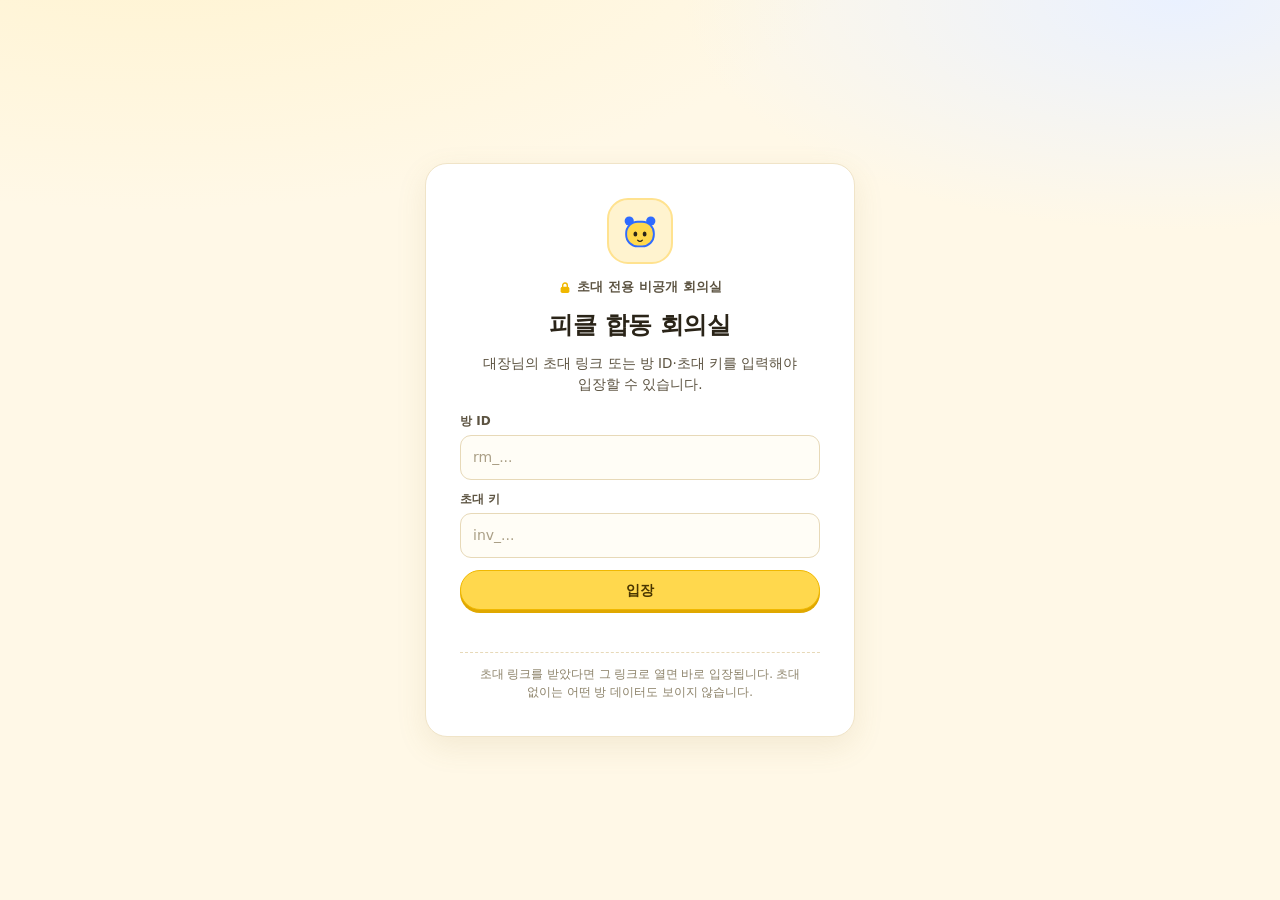
<file: index.html>
<!doctype html>
<html lang="ko">
<head>
<meta charset="utf-8">
<meta name="viewport" content="width=device-width, initial-scale=1, viewport-fit=cover, interactive-widget=resizes-content">
<title>피클 합동 회의실 · Pickle Meeting Room</title>
<meta name="description" content="귀여운 피클들이 함께 모여 회의하는 합동 회의실. 출석 보드, 회의 안건·할 일, 실시간 말풍선 채팅방. AI 사단 통합 관제실 모드 포함.">
<meta name="theme-color" content="#FFD84D">
<link rel="icon" href="favicon.svg" type="image/svg+xml">
<link rel="stylesheet" href="styles.css?v=20261128z7">
<script>
/* 화면 검증용 최소 오류 기록 — 오류 메시지만 html[data-js-errors]에 모읍니다(데이터·비밀값 없음). */
(function () {
  var d = document.documentElement;
  function note(m) { d.dataset.jsErrors = ((d.dataset.jsErrors || '') + String(m).slice(0, 120) + ' | ').slice(0, 400); }
  window.addEventListener('error', function (e) { note(e.message || 'error'); });
  window.addEventListener('unhandledrejection', function (e) { note('rejection: ' + ((e.reason && e.reason.message) || e.reason)); });
})();
</script>
</head>
<body>
<!-- ============ 초대 전용 잠금 화면 ============ -->
<section class="lock" id="lockScreen" aria-labelledby="lockTitle">
  <div class="lock-card">
    <span class="lock-badge" aria-hidden="true">
      <svg viewBox="0 0 100 104"><ellipse cx="22" cy="26" rx="12" ry="12" fill="#2F6BFF"/><ellipse cx="78" cy="26" rx="12" ry="12" fill="#2F6BFF"/><rect x="14" y="28" width="72" height="64" rx="30" fill="#FFD84D" stroke="#2F6BFF" stroke-width="5"/><ellipse cx="38" cy="60" rx="5" ry="6.5" fill="#2A2418"/><ellipse cx="62" cy="60" rx="5" ry="6.5" fill="#2A2418"/><path d="M44 76 q6 6 12 0" stroke="#2A2418" stroke-width="3" fill="none" stroke-linecap="round"/></svg>
    </span>
    <p class="lock-kicker"><svg class="lock-ico" viewBox="0 0 24 24" aria-hidden="true" focusable="false"><rect x="4.5" y="10" width="15" height="10.5" rx="3" fill="#F0B800"/><path d="M8 10V7.5a4 4 0 0 1 8 0V10" fill="none" stroke="#F0B800" stroke-width="2.4" stroke-linecap="round"/></svg>초대 전용 비공개 회의실</p>
    <h1 id="lockTitle">피클 합동 회의실</h1>
    <p class="lock-lead">대장님의 초대 링크 또는 방 ID·초대 키를 입력해야 입장할 수 있습니다.</p>

    <form class="lock-form" id="formLock" autocomplete="off">
      <label class="field">
        <span>방 ID</span>
        <input id="lockRoom" type="text" maxlength="40" placeholder="rm_..." spellcheck="false" autocapitalize="off" required>
      </label>
      <label class="field">
        <span>초대 키</span>
        <input id="lockKey" type="password" maxlength="64" placeholder="inv_..." spellcheck="false" autocapitalize="off" required>
      </label>
      <button type="submit" class="btn btn-primary lock-submit" id="btnLockEnter">입장</button>
    </form>

    <p class="lock-status" id="lockStatus" role="status"></p>
    <p class="lock-foot">초대 링크를 받았다면 그 링크로 열면 바로 입장됩니다. 초대 없이는 어떤 방 데이터도 보이지 않습니다.</p>
  </div>
</section>

<div class="app" id="appRoot" hidden inert>

  <!-- 당겨서 새로고침 인디케이터 (손가락을 따라 내려옵니다) -->
  <div class="ptr" id="ptrIndicator" data-state="idle" aria-hidden="true">
    <span class="ptr-pill">
      <svg class="ptr-ico" viewBox="0 0 24 24" aria-hidden="true" focusable="false"><path d="M20.2 12a8.2 8.2 0 1 1-2.7-6.1" fill="none" stroke="currentColor" stroke-width="2.2" stroke-linecap="round"/><path d="M20.2 4.4v4.6h-4.6" fill="none" stroke="currentColor" stroke-width="2.2" stroke-linecap="round" stroke-linejoin="round"/></svg>
      <span id="ptrText">당겨서 새로고침</span>
    </span>
  </div>

  <header class="topbar">
    <div class="brand">
      <span class="brand-badge" aria-hidden="true">
        <svg class="ico-family" viewBox="0 0 100 104"><ellipse cx="22" cy="26" rx="12" ry="12" fill="#2F6BFF"/><ellipse cx="78" cy="26" rx="12" ry="12" fill="#2F6BFF"/><rect x="14" y="28" width="72" height="64" rx="30" fill="#FFD84D" stroke="#2F6BFF" stroke-width="5"/><ellipse cx="38" cy="60" rx="5" ry="6.5" fill="#2A2418"/><ellipse cx="62" cy="60" rx="5" ry="6.5" fill="#2A2418"/><path d="M44 76 q6 6 12 0" stroke="#2A2418" stroke-width="3" fill="none" stroke-linecap="round"/></svg>
        <svg class="ico-ai" viewBox="0 0 24 24"><circle cx="12" cy="12" r="8.6" fill="none" stroke="#5B9BFF" stroke-width="2"/><path d="M15.7 8.3 13.3 13.3 8.3 15.7 10.7 10.7Z" fill="#FFD84D" stroke="#FFD84D" stroke-width="1.1" stroke-linejoin="round"/><circle cx="12" cy="12" r="1.35" fill="#0B1220"/></svg>
      </span>
      <span class="brand-text">
        <strong id="brandTitle">피클 합동 회의실</strong>
        <small id="brandSub">Pickle Meeting Room</small>
      </span>
    </div>

    <div class="topbar-actions">
      <!-- 모드 바: 가족 회의실 ↔ 🧭 AI 사단 관제실 -->
      <div class="mode-bar" id="modeBar" role="group" aria-label="회의실 모드 전환">
        <button type="button" class="mode-btn" data-mode="family" aria-pressed="true" title="가족 회의실로 전환">
          <span class="mode-emoji" aria-hidden="true">🏠</span><span>가족</span>
        </button>
        <button type="button" class="mode-btn" data-mode="ai" aria-pressed="false" title="AI 사단 통합 관제실로 전환">
          <span class="mode-emoji" aria-hidden="true">🧭</span><span>관제실</span>
        </button>
      </div>

      <!-- 수동 새로고침 — 홈 화면 앱에서도 한 번 눌러 최신 데이터를 다시 불러옵니다 -->
      <button type="button" class="icon-btn refresh-btn" id="btnRefresh" aria-label="새로고침" title="새로고침 (최신 데이터 다시 불러오기)">
        <svg viewBox="0 0 24 24" aria-hidden="true" focusable="false"><path d="M20.2 12a8.2 8.2 0 1 1-2.7-6.1" fill="none" stroke="currentColor" stroke-width="2.2" stroke-linecap="round"/><path d="M20.2 4.4v4.6h-4.6" fill="none" stroke="currentColor" stroke-width="2.2" stroke-linecap="round" stroke-linejoin="round"/></svg>
      </button>

      <span class="sync-chip" id="syncChip" data-state="local" title="실시간 동기화 상태">
        <span class="dot" aria-hidden="true"></span><span id="syncChipText">연결 중</span>
      </span>
    </div>
  </header>

  <main class="view" id="view">

    <!-- ============ 채팅 (말풍선 대화) ============ -->
    <section class="panel panel-chat is-active" id="panelChat" data-panel="chat" aria-labelledby="chatTitle">
      <div class="panel-head">
        <h2 id="chatTitle">회의 채팅방</h2>
        <p class="panel-sub"><span id="chatCount">0</span>개 메시지 · 실시간</p>
      </div>

      <div class="chat-feed" id="chatFeed" role="log" aria-live="polite" aria-relevant="additions" aria-label="회의 채팅 메시지"></div>
      <p class="empty chat-empty" id="chatEmpty">아직 메시지가 없어요. 첫 메시지를 보내 보세요.</p>

      <!-- 대상 지정 칩 — 고른 피클에게 보내면 말머리에 @이름이 붙습니다 -->
      <div class="target-bar" id="targetBar">
        <span class="target-label" aria-hidden="true">대상</span>
        <div class="target-chips" id="targetChips" role="group" aria-label="메시지 지시 대상 선택"></div>
      </div>

      <!-- 첨부 사진 미리보기 칩 — 붙여넣기·선택하면 입력창 위에 뜨고 ×로 뺍니다 -->
      <div class="photo-chip" id="photoChip" hidden>
        <img class="photo-chip-img" id="photoChipImg" alt="첨부한 사진 미리보기">
        <span class="photo-chip-text" id="photoChipText">사진</span>
        <button type="button" class="photo-chip-x" id="photoChipRemove" aria-label="첨부한 사진 빼기" title="첨부한 사진 빼기">×</button>
      </div>

      <!-- iOS 폼 이동 바(^ v ✓) 억제: 입력 영역을 <form>이 아닌 div로 두어 WebKit이 폼 컨트롤 사이를
           탐색하지 않게 합니다. 전송은 버튼 click과 Enter 키가 sendChat()을 직접 부릅니다. -->
      <div class="chat-form" id="formChat" role="form" aria-label="메시지 보내기" autocomplete="off">
        <label class="sr-only" for="chatText">메시지</label>
        <button type="button" class="chat-photo" id="btnPhoto" aria-label="사진 첨부" title="사진 첨부 (Ctrl+V 붙여넣기도 됩니다)">📷</button>
        <input type="file" id="chatPhotoInput" accept="image/*" hidden>
        <textarea id="chatText" rows="1" maxlength="8000" placeholder="메시지를 입력하고 Enter" enterkeyhint="send" autocapitalize="off" autocorrect="off" spellcheck="false"></textarea>
        <button type="button" class="btn btn-primary chat-send" id="btnChatSend">전송</button>
      </div>
    </section>

    <!-- ============ 안건 / 일감 큐 ============ -->
    <section class="panel panel-agenda" id="panelAgenda" data-panel="agenda" aria-labelledby="agendaTitle" aria-hidden="true" inert>
      <div class="panel-head">
        <h2 id="agendaTitle">회의 안건 &amp; 공동 할 일</h2>
        <p class="panel-sub"><span id="itemProgress">0 / 0 완료</span></p>
      </div>

      <div class="filters" role="group" aria-label="목록 필터">
        <button type="button" class="chip-btn is-active" data-filter="all">전체</button>
        <button type="button" class="chip-btn" data-filter="agenda">안건</button>
        <button type="button" class="chip-btn" data-filter="todo">할 일</button>
        <button type="button" class="chip-btn" data-filter="open">미완료</button>
      </div>

      <ul class="item-list" id="itemList"></ul>
      <p class="empty" id="itemEmpty" hidden>아직 안건이 없어요. 첫 안건을 추가해 보세요.</p>

      <form class="item-form" id="formItem" autocomplete="off">
        <div class="item-form-row">
          <label class="sr-only" for="itemTitle">안건 내용</label>
          <input id="itemTitle" type="text" maxlength="80" placeholder="안건 또는 할 일을 입력" required>
        </div>
        <div class="item-form-row">
          <label class="sr-only" for="itemType">종류</label>
          <select id="itemType">
            <option value="agenda">안건</option>
            <option value="todo">할 일</option>
          </select>
          <label class="sr-only" for="itemOwner">담당</label>
          <select id="itemOwner"></select>
          <button type="submit" class="btn btn-primary btn-sm">추가</button>
        </div>
      </form>
    </section>

    <!-- ============ 참가자 (출석 피클 / 사단 에이전트) ============ -->
    <section class="panel panel-attend" id="panelAttend" data-panel="attend" aria-labelledby="attendTitle" aria-hidden="true" inert>
      <div class="panel-head">
        <h2 id="attendTitle">접속자 · 출석 피클</h2>
        <p class="panel-sub"><span id="attendCount">0</span><span id="attendStatus"></span></p>
      </div>

      <!-- 사단 현황 — 관제실 + 사단 탭에서만 보입니다(오더·일감·설정 탭에서는 숨김) -->
      <div class="ai-summary" id="aiSummary" hidden aria-label="사단 현황 요약">
        <div class="ai-sum-head">
          <span class="ai-sum-title">사단 현황</span>
          <span class="ai-sse" id="aiSse" data-state="local" title="실시간 스트림 상태">
            <span class="dot" aria-hidden="true"></span><span id="aiSseText">SSE 연결 중</span>
          </span>
        </div>
        <div class="ai-sum-grid">
          <button type="button" class="ai-stat" data-stat="online" data-go="attend" title="접속 중인 에이전트 — 사단 상태판 열기"><b id="statOnline">0</b><span>접속</span></button>
          <button type="button" class="ai-stat" data-stat="working" data-go="attend" title="작업 중인 에이전트 — 사단 상태판 열기"><b id="statWorking">0</b><span>작업중</span></button>
          <button type="button" class="ai-stat" data-stat="exhausted" data-go="attend" title="한도 소진 에이전트 — 사단 상태판 열기"><b id="statExhausted">0</b><span>한도소진</span></button>
          <button type="button" class="ai-stat" data-stat="offline" data-go="attend" title="중단(접속 끊김) 에이전트 — 사단 상태판 열기"><b id="statOffline">0</b><span>중단</span></button>
          <button type="button" class="ai-stat" data-stat="open" data-go="agenda" title="미완료 일감 — 일감 큐 열기"><b id="statOpen">0</b><span>미완료 일감</span></button>
        </div>

        <!-- 부대장 승계 배너 — 주봇이 한도 소진/중단이면 코덱스PC2가 임시 대장을 맡습니다 -->
        <div class="deputy-banner" id="deputyBanner" role="status" aria-live="polite" hidden>
          <span class="deputy-ic" aria-hidden="true">⚠️</span>
          <span class="deputy-body">
            <strong id="deputyBannerTitle">주봇 한도 소진 — 부대장 승계 가동 중 (임시 대장: 코덱스PC2)</strong>
            <span class="deputy-sub">결제·개인정보·대외 발신·삭제·예약 변경은 대장님 승인 대기</span>
          </span>
        </div>
      </div>

      <p class="attend-hint" id="attendHint">카드를 누르면 그 피클이 채팅 대상으로 지정됩니다.</p>

      <ul class="attend-list" id="attendList"></ul>

      <form class="inline-form" id="formPickle" autocomplete="off">
        <label class="sr-only" for="pickleName">새 피클 이름</label>
        <input id="pickleName" type="text" maxlength="16" placeholder="새 피클 이름" required>
        <button type="submit" class="btn btn-primary btn-sm">출근</button>
      </form>
    </section>

    <!-- ============ 설정 (회의실·연결·데이터) ============ -->
    <section class="panel panel-settings" id="panelSettings" data-panel="settings" aria-labelledby="settingsTitle" aria-hidden="true" inert>
      <div class="panel-head">
        <h2 id="settingsTitle">회의실 설정</h2>
        <p class="panel-sub">초대 · 연결 · 데이터</p>
      </div>

      <div class="settings-stack">
        <section class="setting-card">
          <h3>회의실 모드</h3>
          <p class="setting-state" id="modeState" data-state="family">
            <span class="dot" aria-hidden="true"></span><strong id="modeStateText">가족 회의실 모드</strong>
          </p>
          <div class="setting-actions">
            <button type="button" class="btn btn-ghost btn-sm" id="btnSetupFamily">🏠 가족 회의실 접속 정보</button>
            <button type="button" class="btn btn-ghost btn-sm" id="btnSetupAi">🧭 관제실 접속 정보</button>
          </div>
          <p class="setting-note">방 ID·초대 키는 이 기기 브라우저(localStorage)에 모드별로 따로 저장됩니다. 두 방을 한 번씩 저장해 두면 위 모드 바에서 한 번 눌러 바로 전환됩니다.</p>
        </section>

        <section class="setting-card">
          <h3>초대 전용 회의실</h3>
          <div class="room-chip" id="roomChip" data-kind="private">
            <span class="room-chip-label" id="roomChipLabel">초대 전용</span>
            <strong class="room-chip-name" id="roomChipName">—</strong>
          </div>
          <div class="setting-copy-row">
            <button type="button" class="btn btn-primary btn-sm setting-copy" id="btnCopyInvitePrompt" title="다른 피클에 그대로 붙여넣을 초대 프롬프트 + 초대 링크 + 실시간 DB 주소 통복사">
              <svg viewBox="0 0 24 24" aria-hidden="true" focusable="false">
                <rect x="9" y="9" width="12" height="12" rx="3" fill="none" stroke="currentColor" stroke-width="2.2"/>
                <path d="M6 15H5.5A2.5 2.5 0 0 1 3 12.5v-7A2.5 2.5 0 0 1 5.5 3h7A2.5 2.5 0 0 1 15 5.5V6" fill="none" stroke="currentColor" stroke-width="2.2" stroke-linecap="round"/>
              </svg>
              <span id="btnCopyInvitePromptText">피클 초대 프롬프트 통복사</span>
            </button>
            <button type="button" class="btn btn-ghost btn-sm setting-copy setting-copy-sub" id="btnCopyRoom" title="방 ID·초대 키가 담긴 초대 링크만 복사">
              <span id="btnCopyRoomText">링크만 복사</span>
            </button>
          </div>
          <p class="setting-note">초대 키를 아는 사람만 들어올 수 있습니다. 통복사한 프롬프트를 다른 피클 채팅에 그대로 붙여넣으면 접속·출석·오더 수신 세팅까지 한 번에 지시됩니다.</p>
        </section>

        <section class="setting-card">
          <h3>실시간 동기화</h3>
          <p class="setting-state" id="syncState" data-state="local">
            <span class="dot" aria-hidden="true"></span><strong id="syncStateText">연결 중</strong>
          </p>
          <p class="setting-note">같은 초대 링크로 들어온 기기·피클끼리 메시지와 일감이 바로 공유됩니다.</p>
        </section>

        <section class="setting-card">
          <h3>데이터 관리</h3>
          <div class="setting-actions">
            <button type="button" class="btn btn-ghost" id="btnExport">JSON 내보내기</button>
            <button type="button" class="btn btn-ghost" id="btnImport">JSON 불러오기</button>
          </div>
          <input type="file" id="fileImport" accept="application/json,.json" hidden>
          <p class="setting-note">회의실 기록을 JSON 파일로 저장하거나 다시 불러옵니다.</p>
        </section>
      </div>
    </section>
  </main>

  <!-- ============ 하단 독 (4탭) ============ -->
  <nav class="dock" aria-label="화면 전환">
    <button type="button" class="dock-btn is-active" data-tab="chat" aria-controls="panelChat" aria-pressed="true">
      <span class="dock-ico" aria-hidden="true"><svg viewBox="0 0 24 24"><path d="M20 11.6a7.6 7.6 0 0 1-7.6 7.6H8.4l-4.1 3v-4.5A7.6 7.6 0 1 1 20 11.6Z" fill="none" stroke="currentColor" stroke-width="1.9" stroke-linejoin="round"/></svg></span>
      <span class="dock-label" data-family="채팅" data-ai="오더">채팅</span>
    </button>
    <button type="button" class="dock-btn" data-tab="agenda" aria-controls="panelAgenda" aria-pressed="false">
      <span class="dock-ico" aria-hidden="true"><svg viewBox="0 0 24 24"><rect x="4.5" y="4" width="15" height="16.5" rx="3.2" fill="none" stroke="currentColor" stroke-width="1.9"/><path d="M8.4 8.6h7.2M8.4 12.4h7.2M8.4 16.2h4.4" fill="none" stroke="currentColor" stroke-width="1.9" stroke-linecap="round"/></svg></span>
      <span class="dock-label" data-family="안건" data-ai="일감">안건</span>
      <span class="dock-badge" id="badgeAgenda" hidden>0</span>
    </button>
    <button type="button" class="dock-btn" data-tab="attend" aria-controls="panelAttend" aria-pressed="false">
      <span class="dock-ico" aria-hidden="true"><svg viewBox="0 0 24 24"><circle cx="9.2" cy="8.6" r="3.3" fill="none" stroke="currentColor" stroke-width="1.9"/><path d="M3.4 19.4c0-3.2 2.6-5.4 5.8-5.4s5.8 2.2 5.8 5.4" fill="none" stroke="currentColor" stroke-width="1.9" stroke-linecap="round"/><path d="M16.2 5.9a3.3 3.3 0 0 1 0 6.2M17.6 14.4c2.1.6 3.5 2.4 3.5 5" fill="none" stroke="currentColor" stroke-width="1.9" stroke-linecap="round"/></svg></span>
      <span class="dock-label" data-family="참가자" data-ai="사단">참가자</span>
      <span class="dock-badge" id="badgeAttend" hidden>0</span>
    </button>
    <button type="button" class="dock-btn" data-tab="settings" aria-controls="panelSettings" aria-pressed="false">
      <span class="dock-ico" aria-hidden="true"><svg viewBox="0 0 24 24"><path d="M19.4 13a7.6 7.6 0 0 0 0-2l1.9-1.5-2-3.4-2.3 1a7.6 7.6 0 0 0-1.7-1L15 3.4h-4l-.3 2.7a7.6 7.6 0 0 0-1.7 1l-2.3-1-2 3.4L6.6 11a7.6 7.6 0 0 0 0 2l-1.9 1.5 2 3.4 2.3-1a7.6 7.6 0 0 0 1.7 1l.3 2.7h4l.3-2.7a7.6 7.6 0 0 0 1.7-1l2.3 1 2-3.4Z" fill="none" stroke="currentColor" stroke-width="1.6" stroke-linejoin="round"/><circle cx="12" cy="12" r="2.6" fill="none" stroke="currentColor" stroke-width="1.8"/></svg></span>
      <span class="dock-label" data-family="설정" data-ai="설정">설정</span>
    </button>
  </nav>


</div>

<!-- ============ 사진 확대 보기 ============ -->
<div class="img-modal" id="imgModal" role="dialog" aria-modal="true" aria-label="사진 크게 보기" hidden>
  <button type="button" class="img-modal-close" id="imgModalClose" aria-label="닫기">×</button>
  <img class="img-modal-img" id="imgModalImg" alt="첨부 사진 크게 보기">
</div>

<!-- ============ 관제실/가족방 접속 정보 입력 ============ -->
<dialog class="dialog" id="modeDialog" aria-labelledby="modeDialogTitle">
  <form class="dialog-body" id="formModeDialog" autocomplete="off">
    <h2 id="modeDialogTitle">🧭 AI 사단 통합 관제실 접속</h2>
    <p class="dialog-lead" id="modeDialogLead">관제실 방 ID와 초대 키를 입력하면 이 기기에 저장하고 바로 전환합니다.</p>
    <label class="field">
      <span>방 ID</span>
      <input id="modeRoom" type="text" maxlength="40" placeholder="ai_..." spellcheck="false" autocapitalize="off" required>
    </label>
    <label class="field">
      <span>초대 키</span>
      <input id="modeKey" type="password" maxlength="64" placeholder="inv_..." spellcheck="false" autocapitalize="off" required>
    </label>
    <p class="dialog-status" id="modeDialogStatus" role="status"></p>
    <div class="dialog-actions">
      <button type="button" class="btn btn-ghost" id="btnModeCancel">취소</button>
      <button type="submit" class="btn btn-primary" id="btnModeConnect">저장하고 전환</button>
    </div>
  </form>
</dialog>

<script src="app.js?v=20261128z7"></script>
</body>
</html>
</file>
<file: styles.css>
/* 피클 합동 회의실 — styles.css */

:root {
  --cream: #FFF8E7;
  --cream-2: #FFFDF6;
  --ink: #2A2418;
  --ink-2: #5C5341;
  --ink-3: #8B8168;
  --yellow: #FFD84D;
  --yellow-deep: #F0B800;
  --blue: #2F6BFF;
  --blue-soft: #EAF0FF;
  --mint: #7BE0C0;
  --pink: #FFB3C7;
  --line: #F0E4C8;
  --line-2: #E7D9B8;
  --card: #FFFFFF;
  --shadow: 0 10px 30px rgba(160, 132, 62, .12);
  --shadow-sm: 0 3px 10px rgba(160, 132, 62, .12);
  --r-lg: 22px;
  --r-md: 16px;
  --r-sm: 11px;
  --font: "Pretendard", "Apple SD Gothic Neo", "Malgun Gothic", "Noto Sans KR",
          system-ui, -apple-system, "Segoe UI", Roboto, sans-serif;
}

* { box-sizing: border-box; }

/* 카카오톡·피클 채팅처럼 바깥 페이지는 아예 스크롤되지 않게 고정합니다.
   스크롤은 가운데 채팅 타임라인(.chat-feed) 안에서만 일어나므로
   헤더가 위로 밀려 잘리거나 화면 전체가 흔들리는 일이 없습니다. */
html, body {
  position: fixed;
  inset: 0;
  margin: 0;
  padding: 0;
  width: 100%;
  height: 100%;
  max-width: 100%;
  overflow: hidden;
  overscroll-behavior: none;
}

body {
  font-family: var(--font);
  color: var(--ink);
  background:
    radial-gradient(1200px 500px at 12% -10%, #FFF3CF 0%, rgba(255, 243, 207, 0) 60%),
    radial-gradient(900px 420px at 92% 0%, #EAF1FF 0%, rgba(234, 241, 255, 0) 55%),
    var(--cream);
  -webkit-font-smoothing: antialiased;
  line-height: 1.5;
}

.sr-only {
  position: absolute; width: 1px; height: 1px;
  padding: 0; margin: -1px; overflow: hidden;
  clip: rect(0 0 0 0); white-space: nowrap; border: 0;
}

/* ---------- 앱 껍데기: 카카오톡처럼 화면 전체를 세로 flex로 나눠 씁니다 ---------- */
.app {
  width: 100%;
  max-width: 1180px;
  /* 화면에 꽉 고정합니다 — 바깥 페이지 스크롤 없음.
     모바일 키보드가 올라오면 보이는 높이(--app-vh)에 맞춰 줄어들고,
     문서가 밀린 만큼(--app-top) 아래로 내려가 입력창이 키보드에 가리지 않습니다. (app.js syncViewport) */
  position: fixed;
  left: 0;
  right: 0;
  top: var(--app-top, 0px);
  height: var(--app-vh, 100%);
  margin: 0 auto;
  /* 상단 헤더 · 가운데 화면 · 하단 독(떠 있는 바) 순서로 남는 높이를 전부 씁니다. */
  padding: 0 0 calc(84px + env(safe-area-inset-bottom, 0px));
  display: flex;
  flex-direction: column;
  gap: 0;
  overflow: hidden;
}
/* 키보드가 올라와 있는 동안에는 하단 여백을 4px로 줄이고 독은 잠시 숨깁니다 — 입력창을 키보드 바로 위로.
   키보드가 올라온 동안에는 홈바(safe-area-inset-bottom)도 이미 키보드에 가려지므로 여백에 넣지 않습니다. */
html.is-kb .app { padding-bottom: 4px; }
html.is-kb .dock { display: none !important; }
.app[hidden] { display: none; }

/* ---------- topbar (한 줄 슬림 헤더) ---------- */
.topbar {
  flex: 0 0 auto;
  display: flex;
  align-items: center;
  justify-content: space-between;
  gap: 8px;
  flex-wrap: nowrap;
  padding: calc(env(safe-area-inset-top, 0px) + 7px) 12px 7px;
  border-bottom: 1px solid var(--line);
  background: rgba(255, 253, 246, .92);
  -webkit-backdrop-filter: blur(14px) saturate(150%);
  backdrop-filter: blur(14px) saturate(150%);
  z-index: 20;
}

.brand {
  display: flex;
  align-items: center;
  gap: 8px;
  min-width: 0;
  flex: 1 1 auto;
}

.brand-badge {
  width: 32px; height: 32px;
  flex: 0 0 auto;
  display: grid; place-items: center;
  background: #fff;
  border: 2px solid var(--line-2);
  border-radius: 11px;
  box-shadow: var(--shadow-sm);
}
.brand-badge svg { width: 23px; height: 23px; }

.brand-text { display: flex; flex-direction: column; min-width: 0; }
.brand-text strong {
  font-size: clamp(14.5px, 2vw, 18px);
  line-height: 1.2;
  letter-spacing: -.02em;
  white-space: nowrap;
  overflow: hidden;
  text-overflow: ellipsis;
}
.brand-text small {
  color: var(--ink-3);
  font-size: 9.5px;
  line-height: 1.25;
  letter-spacing: .06em;
  text-transform: uppercase;
  white-space: nowrap;
  overflow: hidden;
  text-overflow: ellipsis;
}

.topbar-actions {
  display: flex;
  align-items: center;
  gap: 6px;
  flex: 0 0 auto;
}

.sync-chip {
  display: inline-flex;
  align-items: center;
  gap: 6px;
  padding: 5px 11px;
  border-radius: 999px;
  background: #fff;
  border: 1px solid var(--line-2);
  font-size: 11.5px;
  font-weight: 800;
  color: var(--ink-2);
  box-shadow: var(--shadow-sm);
  white-space: nowrap;
}
.sync-chip .dot {
  width: 8px; height: 8px; border-radius: 50%;
  background: var(--ink-3);
}
.sync-chip[data-state="connecting"] .dot { background: var(--yellow-deep); animation: pulse 1.2s infinite; }
.sync-chip[data-state="online"] .dot { background: #1FBF7A; }
.sync-chip[data-state="online"] { color: #0C7A4C; border-color: #BDEBD5; background: #F2FCF7; }
.sync-chip[data-state="error"] { color: #A3271B; border-color: #F6C9C4; background: #FFF4F2; }
.sync-chip[data-state="error"] .dot { background: #E5484D; }

@keyframes pulse { 0%,100% { opacity: 1; } 50% { opacity: .35; } }

/* ---------- room chip (현재 접속 중인 회의실) ---------- */
.room-chip {
  display: inline-flex;
  align-items: center;
  gap: 7px;
  max-width: 100%;
  padding: 5px 6px 5px 12px;
  border-radius: 999px;
  background: #fff;
  border: 1px solid var(--line-2);
  box-shadow: var(--shadow-sm);
  font-size: 12.5px;
  font-weight: 700;
  color: var(--ink-2);
}
.room-chip-label {
  font-size: 11px;
  font-weight: 800;
  letter-spacing: .01em;
  color: var(--ink-3);
  white-space: nowrap;
}
.room-chip-name {
  font-weight: 800;
  color: var(--ink);
  max-width: 30vw;
  overflow: hidden;
  text-overflow: ellipsis;
  white-space: nowrap;
}
.room-chip[data-kind="private"] { border-color: #C6D6FF; background: #F7FAFF; }
.room-chip[data-kind="private"] .room-chip-label { color: #1B47B8; }
.room-chip[data-kind="private"] .room-chip-name { color: #1B47B8; }

.room-copy {
  display: inline-flex;
  align-items: center;
  gap: 4px;
  font: inherit;
  font-size: 11.5px;
  font-weight: 800;
  padding: 4px 9px;
  border-radius: 999px;
  border: 1px solid var(--line-2);
  background: #FFFDF8;
  color: var(--ink-2);
  cursor: pointer;
  white-space: nowrap;
  transition: background .15s ease, border-color .15s ease, color .15s ease;
}
.room-copy svg { width: 12px; height: 12px; display: block; }
.room-copy:hover { border-color: #D9C79E; color: var(--ink); }
.room-copy.is-done { background: #EAFBF2; border-color: #BDEBD5; color: #0C7A4C; }
.room-copy:focus-visible { outline: 3px solid rgba(47, 107, 255, .35); outline-offset: 2px; }

/* ---------- buttons ---------- */
.btn {
  font: inherit;
  font-weight: 700;
  font-size: 13.5px;
  border-radius: 999px;
  border: 1px solid transparent;
  padding: 9px 15px;
  cursor: pointer;
  transition: transform .12s ease, background .15s ease, border-color .15s ease, color .15s ease;
  white-space: nowrap;
  background: #fff;
  color: var(--ink);
}
.btn:active { transform: translateY(1px); }
.btn:focus-visible { outline: 3px solid rgba(47, 107, 255, .35); outline-offset: 2px; }

.btn-primary {
  background: var(--yellow);
  border-color: var(--yellow-deep);
  color: #4A3600;
  box-shadow: 0 3px 0 #E0A800;
}
.btn-primary:hover { background: #FFE073; }

.btn-ghost {
  background: #fff;
  border-color: var(--line-2);
  color: var(--ink-2);
  box-shadow: var(--shadow-sm);
}
.btn-ghost:hover { border-color: #D9C79E; color: var(--ink); }

.btn-sm { padding: 8px 13px; font-size: 13px; }

/* ---------- view (하단 독 탭 화면) ---------- */
.view {
  flex: 1 1 auto;
  display: flex;
  flex-direction: column;
  min-height: 0;
  height: 100%;
  overflow: hidden;
  padding: 0;
  width: 100%;
}
/* 한 번에 한 패널만 — 독으로 화면을 전환합니다. */
.view > .panel { display: none; }
.view > .panel.is-active { display: flex; min-height: 0; flex: 1 1 auto; }
.panel-agenda.is-active,
.panel-attend.is-active,
.panel-settings.is-active { overflow-y: auto; overscroll-behavior: contain; flex: 1 1 auto; }
.panel-agenda .item-list,
.panel-attend .attend-list { flex: 1 1 auto; min-height: 0; max-height: none; overflow-y: auto; }
.panel-agenda .item-form { margin-top: auto; }

/* ---------- floating dock ---------- */
.dock {
  position: fixed;
  left: 50%;
  bottom: calc(12px + env(safe-area-inset-bottom, 0px));
  transform: translateX(-50%);
  z-index: 60;
  display: flex;
  gap: 6px;
  width: min(94vw, 520px);
  padding: 8px;
  border-radius: 26px;
  border: 1px solid var(--line-2);
  background: rgba(255, 253, 246, .88);
  -webkit-backdrop-filter: blur(16px) saturate(150%);
  backdrop-filter: blur(16px) saturate(150%);
  box-shadow: 0 16px 40px rgba(120, 96, 30, .20), 0 2px 6px rgba(120, 96, 30, .10);
}
.dock-btn {
  position: relative;
  flex: 1 1 0;
  display: flex;
  flex-direction: column;
  align-items: center;
  gap: 3px;
  padding: 9px 6px 8px;
  border: 0;
  border-radius: 19px;
  background: transparent;
  font: inherit;
  font-size: 11.5px;
  font-weight: 800;
  letter-spacing: -.01em;
  color: var(--ink-3);
  cursor: pointer;
  transition: background .18s ease, color .18s ease, transform .12s ease;
}
.dock-btn:active { transform: translateY(1px); }
.dock-btn:focus-visible { outline: 3px solid rgba(47, 107, 255, .35); outline-offset: 2px; }
.dock-ico { display: grid; place-items: center; }
.dock-ico svg { width: 22px; height: 22px; display: block; }
.dock-btn.is-active {
  background: var(--yellow);
  color: #4A3600;
  box-shadow: 0 3px 0 #E0A800;
}
.dock-badge {
  position: absolute;
  top: 3px;
  left: 50%;
  -webkit-transform: translateX(10px);
  transform: translateX(10px);
  min-width: 17px;
  height: 17px;
  padding: 0 5px;
  border-radius: 999px;
  background: var(--blue);
  color: #fff;
  font-size: 10.5px;
  font-weight: 800;
  line-height: 17px;
  text-align: center;
  box-shadow: 0 0 0 2px #FFFDF6;
}
.dock-btn.is-active .dock-badge { background: #4A3600; }

.panel {
  background: transparent;
  border: 0;
  border-radius: 0;
  box-shadow: none;
  padding: 0 12px 10px;
  display: flex;
  flex-direction: column;
  gap: 10px;
  min-width: 0;
  min-height: 0;
}

.panel-head {
  flex: 0 0 auto;
  display: flex;
  align-items: baseline;
  justify-content: space-between;
  gap: 8px;
  flex-wrap: nowrap;
  padding: 7px 2px 6px;
}
.panel-head h2 {
  margin: 0;
  font-size: 14px;
  letter-spacing: -.01em;
  white-space: nowrap;
  overflow: hidden;
  text-overflow: ellipsis;
}
.panel-sub {
  margin: 0;
  font-size: 11.5px;
  color: var(--ink-3);
  font-weight: 700;
  white-space: nowrap;
  overflow: hidden;
  text-overflow: ellipsis;
  flex: 0 1 auto;
  min-width: 0;
}

/* ---------- attendance ---------- */
.attend-list {
  list-style: none;
  margin: 0;
  padding: 0;
  display: flex;
  flex-direction: column;
  gap: 8px;
}
.attend-item {
  display: flex;
  align-items: center;
  gap: 10px;
  padding: 8px 10px;
  border: 1px solid var(--line);
  border-radius: var(--r-sm);
  background: #FFFDF8;
  transition: border-color .15s ease, background .15s ease, box-shadow .15s ease;
}
/* 카드(얼굴+이름+상태)를 누르면 그 피클에게 지시 — 채팅 대상으로 지정됩니다. */
.attend-pick {
  display: flex;
  align-items: center;
  gap: 10px;
  flex: 1 1 auto;
  min-width: 0;
  font: inherit;
  color: inherit;
  text-align: left;
  background: none;
  border: 0;
  padding: 2px 4px;
  margin: -2px -4px;
  border-radius: 10px;
  cursor: pointer;
  transition: background .15s ease;
}
.attend-pick:hover { background: #FFF6DA; }
.attend-pick:focus-visible { outline: 3px solid rgba(47, 107, 255, .3); outline-offset: 1px; }
.attend-item.is-target {
  border-color: #A9C2FF;
  background: #F7FAFF;
  box-shadow: inset 0 0 0 1px #C6D6FF;
}
.attend-item.is-target .attend-name { color: #1B47B8; }
.attend-hint {
  margin: 0;
  font-size: 11.5px;
  font-weight: 600;
  line-height: 1.45;
  color: var(--ink-3);
}
.attend-face {
  width: 36px; height: 36px;
  border-radius: 11px;
  background: #fff;
  border: 1.5px solid var(--line-2);
  display: grid; place-items: center;
}
.attend-face svg { width: 26px; height: 27px; }
.attend-meta { min-width: 0; flex: 1 1 auto; }
.attend-name-row {
  display: flex;
  align-items: center;
  gap: 6px;
  min-width: 0;
}
.attend-name {
  font-size: 13.5px;
  font-weight: 800;
  letter-spacing: -.01em;
  overflow: hidden;
  text-overflow: ellipsis;
  white-space: nowrap;
}
.attend-role {
  font-size: 11.5px;
  color: var(--ink-3);
  font-weight: 600;
  overflow: hidden;
  text-overflow: ellipsis;
  white-space: nowrap;
}

.attend-right { margin-left: auto; flex: 0 1 auto; min-width: 0; }
.attend-actions { display: flex; align-items: center; gap: 2px; }

.status-select {
  font: inherit;
  font-size: 11.5px;
  font-weight: 700;
  border-radius: 999px;
  padding: 5px 22px 5px 10px;
  border: 1px solid var(--line-2);
  background-color: #fff;
  color: var(--ink-2);
  cursor: pointer;
  max-width: 100%;
}
.status-select[data-status="online"] { background-color: #E9F9EF; border-color: #B7E7C6; color: #15803D; }
.status-select[data-status="working"] { background-color: #E9F0FF; border-color: #BFD3FF; color: #1D4ED8; }
.status-select[data-status="exhausted"] { background-color: #FFF2E4; border-color: #FBD0A6; color: #C2410C; }
.status-select[data-status="offline"] { background-color: #FDEDED; border-color: #F8C6C6; color: #B91C1C; }

/* ---------- 상태 표시등 (접속 초록·작업중 파랑·한도 소진 주황·접속 끊김 빨강) ---------- */
.status-dot {
  flex: 0 0 auto;
  width: 10px; height: 10px;
  border-radius: 50%;
  background: #9A9384;
  box-shadow: 0 0 0 2px #FFFDF8, 0 0 0 3px rgba(42, 36, 24, .12);
}
.status-dot[data-status="online"] { background: #16A34A; box-shadow: 0 0 0 2px #FFFDF8, 0 0 0 3px rgba(22, 163, 74, .28); }
.status-dot[data-status="working"] { background: #2563EB; animation: statusPulseBlue 1.25s ease-in-out infinite; }
.status-dot[data-status="exhausted"] { background: #F97316; box-shadow: 0 0 0 2px #FFFDF8, 0 0 0 3px rgba(249, 115, 22, .32); }
.status-dot[data-status="offline"] { background: #DC2626; box-shadow: 0 0 0 2px #FFFDF8, 0 0 0 3px rgba(220, 38, 38, .26); }
@keyframes statusPulseBlue {
  0%, 100% { box-shadow: 0 0 0 2px #FFFDF8, 0 0 0 3px rgba(37, 99, 235, .48); }
  50% { box-shadow: 0 0 0 2px #FFFDF8, 0 0 0 6px rgba(37, 99, 235, .10); }
}

.status-sum {
  display: inline-flex;
  align-items: center;
  gap: 4px;
  font-weight: 800;
  white-space: nowrap;
}
.status-sum-dot {
  display: inline-block;
  width: 7px; height: 7px;
  border-radius: 50%;
  background: currentColor;
}
.status-sum[data-status="online"] { color: #15803D; }
.status-sum[data-status="working"] { color: #1D4ED8; }
.status-sum[data-status="exhausted"] { color: #C2410C; }
.status-sum[data-status="offline"] { color: #B91C1C; }

.attend-del {
  border: 0;
  background: none;
  color: var(--ink-3);
  cursor: pointer;
  font-size: 15px;
  line-height: 1;
  padding: 4px 2px;
  border-radius: 8px;
}
.attend-del:hover { color: #C0392B; background: #FFF2F0; }

/* ---------- forms ---------- */
.inline-form {
  display: flex;
  gap: 8px;
  align-items: center;
}
.inline-form input {
  flex: 1 1 auto;
  min-width: 0;
}

input[type="text"], input[type="url"], select, textarea {
  font: inherit;
  font-size: 13.5px;
  color: var(--ink);
  background: #FFFDF8;
  border: 1.5px solid var(--line-2);
  border-radius: var(--r-sm);
  padding: 9px 11px;
  width: 100%;
  min-width: 0;
}
input::placeholder, textarea::placeholder { color: #AA9F86; }
input:focus, select:focus, textarea:focus {
  outline: none;
  border-color: var(--blue);
  box-shadow: 0 0 0 3px rgba(47, 107, 255, .14);
  background: #fff;
}

/* ---------- filters ---------- */
.filters { display: flex; gap: 6px; flex-wrap: wrap; }
.chip-btn {
  font: inherit;
  font-size: 12.5px;
  font-weight: 700;
  padding: 6px 12px;
  border-radius: 999px;
  border: 1px solid var(--line-2);
  background: #fff;
  color: var(--ink-2);
  cursor: pointer;
}
.chip-btn:hover { border-color: #D9C79E; }
.chip-btn.is-active {
  background: var(--blue-soft);
  border-color: #C6D6FF;
  color: #1B47B8;
}
.chip-btn:focus-visible { outline: 3px solid rgba(47, 107, 255, .3); outline-offset: 2px; }

/* ---------- items ---------- */
.item-list {
  list-style: none;
  margin: 0;
  padding: 0;
  display: flex;
  flex-direction: column;
  gap: 8px;
  max-height: 340px;
  overflow-y: auto;
  overscroll-behavior: contain;
}
.item {
  display: grid;
  grid-template-columns: 22px minmax(0, 1fr) auto;
  align-items: start;
  gap: 10px;
  padding: 10px 11px;
  border: 1px solid var(--line);
  border-radius: var(--r-sm);
  background: #FFFDF8;
}
.item.is-done { background: #F7F6F1; }
.item-check {
  appearance: none;
  -webkit-appearance: none;
  width: 20px; height: 20px;
  margin: 1px 0 0;
  border: 2px solid #C9BFA5;
  border-radius: 6px;
  background: #fff;
  cursor: pointer;
  display: grid;
  place-items: center;
  transition: background .15s ease, border-color .15s ease;
  flex: 0 0 auto;
}
.item-check:checked { background: #1FBF7A; border-color: #1FBF7A; }
.item-check:checked::after {
  content: "";
  width: 5px; height: 9px;
  border: solid #fff;
  border-width: 0 2.5px 2.5px 0;
  transform: rotate(45deg) translate(-1px, -1px);
}
.item-check:focus-visible { outline: 3px solid rgba(47, 107, 255, .3); outline-offset: 2px; }

.item-body { min-width: 0; }
.item-title {
  font-size: 13.5px;
  font-weight: 700;
  word-break: break-word;
  overflow-wrap: anywhere;
}
.item.is-done .item-title { text-decoration: line-through; color: var(--ink-3); }
.item-meta {
  margin-top: 4px;
  display: flex;
  gap: 6px;
  flex-wrap: wrap;
  align-items: center;
  font-size: 11.5px;
  color: var(--ink-3);
  font-weight: 600;
}
.tag {
  padding: 1px 8px;
  border-radius: 999px;
  font-size: 11px;
  font-weight: 800;
}
.tag-agenda { background: #EAF0FF; color: #1B47B8; }
.tag-todo { background: #FFF3D6; color: #7A5A00; }

.item-del {
  border: 0;
  background: none;
  color: var(--ink-3);
  font-size: 15px;
  line-height: 1;
  cursor: pointer;
  padding: 2px 4px;
  border-radius: 8px;
}
.item-del:hover { color: #C0392B; background: #FFF2F0; }

.item-form {
  display: flex;
  flex-direction: column;
  gap: 8px;
  border-top: 1px dashed var(--line-2);
  padding-top: 12px;
}
.item-form-row { display: flex; gap: 8px; }
.item-form-row select { width: auto; flex: 0 0 auto; max-width: 42%; }
.item-form-row input { flex: 1 1 auto; }

.empty {
  margin: 0;
  padding: 14px;
  text-align: center;
  font-size: 12.5px;
  color: var(--ink-3);
  background: #FFFDF6;
  border: 1px dashed var(--line-2);
  border-radius: var(--r-sm);
}

/* ---------- chat room (말풍선 대화) — 남는 세로 공간을 전부 씁니다 ---------- */
.panel-chat { gap: 0; padding: 0; overflow: hidden; }
.panel-chat.is-active { flex: 1 1 auto; min-height: 0; }
.panel-chat .panel-head {
  padding: 5px 12px 5px;
  border-bottom: 1px solid var(--line);
  background: var(--card);
}

.chat-feed {
  display: flex;
  flex-direction: column;
  gap: 12px;
  min-height: 0;
  max-height: none;
  overflow-y: auto;
  overscroll-behavior: contain;
  padding: 12px 12px 14px;
  border: 0;
  border-radius: 0;
  background:
    radial-gradient(620px 220px at 50% 0%, #FFF6DA 0%, rgba(255, 246, 218, 0) 72%),
    #FFFCF3;
  -webkit-overflow-scrolling: touch;
}
.chat-feed[hidden] { display: none; }
.chat-empty { padding: 18px; margin: 12px; }
/* 채팅 탭에서는 피드가 남는 높이를 모두 쓰고, 입력창은 독 바로 위에 고정됩니다. */
.panel-chat .chat-feed {
  flex: 1 1 auto;
  min-height: 0;
  max-height: none;
}
.panel-chat .chat-empty {
  flex: 1 1 auto;
  display: grid;
  place-items: center;
  border: 0;
  background: transparent;
  margin: 0;
}

.chat-day {
  align-self: center;
  padding: 3px 11px;
  border-radius: 999px;
  background: #FFF6DA;
  border: 1px solid var(--line-2);
  font-size: 11px;
  font-weight: 800;
  color: var(--ink-3);
}

.msg {
  display: flex;
  align-items: flex-start;
  gap: 8px;
  max-width: 100%;
}
.msg-av {
  width: 30px;
  height: 30px;
  flex: 0 0 auto;
  border-radius: 10px;
  background: #fff;
  border: 1.5px solid var(--line-2);
  display: grid;
  place-items: center;
  overflow: hidden;
  box-shadow: var(--shadow-sm);
}
.msg-av svg { width: 22px; height: 23px; display: block; }
.msg-av-me {
  border-radius: 50%;
  background: var(--yellow);
  border-color: var(--yellow-deep);
  font-size: 12px;
  font-weight: 800;
  color: #4A3600;
}

.msg-body {
  display: flex;
  flex-direction: column;
  align-items: flex-start;
  gap: 4px;
  min-width: 0;
  max-width: min(78%, 520px);
}
.msg-name {
  font-size: 11.5px;
  font-weight: 800;
  color: var(--ink-2);
  padding: 0 2px;
}
.msg-line {
  display: flex;
  align-items: flex-end;
  gap: 6px;
  min-width: 0;
  max-width: 100%;
}

.msg-bubble {
  position: relative;
  padding: 8px 12px;
  border-radius: 15px;
  background: #fff;
  border: 1.5px solid var(--line-2);
  color: var(--ink);
  font-size: 13.5px;
  font-weight: 600;
  line-height: 1.5;
  word-break: break-word;
  overflow-wrap: anywhere;
  white-space: pre-wrap;
  box-shadow: var(--shadow-sm);
}
/* 꼬리 — 상대(왼쪽) */
.msg:not(.is-me) .msg-bubble { border-bottom-left-radius: 5px; }
.msg:not(.is-me) .msg-bubble::after {
  content: "";
  position: absolute;
  left: -6px;
  bottom: 5px;
  width: 10px;
  height: 10px;
  background: #fff;
  border-left: 1.5px solid var(--line-2);
  border-bottom: 1.5px solid var(--line-2);
  transform: rotate(45deg);
}
.msg-time {
  flex: 0 0 auto;
  font-size: 10.5px;
  font-weight: 600;
  color: var(--ink-3);
  line-height: 1.3;
  padding-bottom: 3px;
  white-space: nowrap;
}

/* 우리 측(나 · 주봇) — 오른쪽 정렬, 오른쪽 꼬리 */
.msg.is-me { flex-direction: row-reverse; }
.msg.is-me .msg-body { align-items: flex-end; }
.msg.is-me .msg-bubble {
  border-bottom-right-radius: 5px;
  font-weight: 700;
}
.msg.is-me .msg-bubble::after {
  content: "";
  position: absolute;
  right: -6px;
  bottom: 5px;
  width: 10px;
  height: 10px;
  border-right: 1.5px solid transparent;
  border-bottom: 1.5px solid transparent;
  transform: rotate(45deg);
}

/* 나 — 노란 말풍선 */
.msg.is-self .msg-bubble {
  background: var(--yellow);
  border-color: var(--yellow-deep);
  color: #3D2C00;
  box-shadow: 0 3px 10px rgba(224, 168, 0, .18);
}
.msg.is-self .msg-bubble::after {
  background: var(--yellow);
  border-color: var(--yellow-deep);
}

/* 주봇 — 같은 우리 측이지만 파란 포인트 말풍선 + 이름 배지로 구분 */
.msg.is-jubot .msg-bubble {
  background: var(--blue-soft);
  border-color: #C6D6FF;
  color: #183A78;
  box-shadow: 0 3px 10px rgba(47, 107, 255, .12);
}
.msg.is-jubot .msg-bubble::after {
  background: var(--blue-soft);
  border-color: #C6D6FF;
}
.msg.is-jubot .msg-name { color: #1B47B8; }

/* 진행 중(•••) 타이핑 말풍선 */
.msg-typing .msg-bubble {
  display: inline-flex;
  align-items: center;
  gap: 9px;
  padding: 9px 13px;
  background: #FFFDF8;
  border-style: dashed;
  border-color: #D9C79E;
  box-shadow: none;
}
.typing-dots {
  display: inline-flex;
  align-items: center;
  gap: 4px;
}
.typing-dots i {
  width: 6px;
  height: 6px;
  border-radius: 50%;
  background: var(--ink-3);
  animation: typingBounce 1.15s infinite ease-in-out;
}
.typing-dots i:nth-child(2) { animation-delay: .15s; }
.typing-dots i:nth-child(3) { animation-delay: .3s; }
.typing-text {
  font-size: 12px;
  font-weight: 700;
  color: var(--ink-3);
  white-space: normal;
  word-break: keep-all;
}
@keyframes typingBounce {
  0%, 60%, 100% { transform: translateY(0); opacity: .45; }
  30% { transform: translateY(-3px); opacity: 1; }
}

.chat-form {
  flex: 0 0 auto;
  display: flex;
  /* 입력창이 여러 줄로 늘어나도 전송 버튼은 아래쪽에 붙어 있습니다. */
  align-items: flex-end;
  gap: 8px;
  border-top: 0;
  background: var(--card);
  padding: 8px 10px 8px;
}
.chat-form input, .chat-form textarea {
  flex: 1 1 auto;
  min-width: 0;
  border-radius: 999px;
  padding: 10px 14px;
}
.chat-send { flex: 0 0 auto; padding: 10px 16px; margin-bottom: 1px; }

/* 사진 첨부 버튼 — 입력창 왼쪽 동그란 버튼 */
.chat-photo {
  flex: 0 0 auto;
  width: 40px;
  height: 40px;
  display: grid;
  place-items: center;
  font-size: 18px;
  line-height: 1;
  border-radius: 999px;
  border: 1.5px solid var(--line-2);
  background: #fff;
  cursor: pointer;
  margin-bottom: 1px;
  -webkit-tap-highlight-color: transparent;
}
.chat-photo:active { transform: translateY(1px); }
.chat-photo:focus-visible { outline: 3px solid rgba(47, 107, 255, .35); outline-offset: 2px; }
body[data-mode="ai"] .chat-photo { background: #101B2D; border-color: #2C3E5C; }

/* 첨부 사진 미리보기 칩 (입력창 바로 위) */
.photo-chip {
  flex: 0 0 auto;
  display: flex;
  align-items: center;
  gap: 8px;
  padding: 6px 10px;
  background: var(--card);
  border-top: 1px solid var(--line);
}
.photo-chip[hidden] { display: none; }
.photo-chip-img {
  width: 44px;
  height: 44px;
  border-radius: 10px;
  object-fit: cover;
  border: 1.5px solid var(--line-2);
  background: #fff;
  flex: 0 0 auto;
}
.photo-chip-text {
  flex: 1 1 auto;
  min-width: 0;
  font-size: 12px;
  font-weight: 700;
  color: var(--ink-2);
  overflow: hidden;
  text-overflow: ellipsis;
  white-space: nowrap;
}
.photo-chip-x {
  flex: 0 0 auto;
  width: 26px;
  height: 26px;
  border-radius: 999px;
  border: 1.5px solid var(--line-2);
  background: #fff;
  color: var(--ink-2);
  font-size: 15px;
  line-height: 1;
  cursor: pointer;
}
body[data-mode="ai"] .photo-chip { background: #0C1422; border-top-color: #1E2A3F; }
body[data-mode="ai"] .photo-chip-text { color: #9FB2CC; }
body[data-mode="ai"] .photo-chip-x { background: #101B2D; border-color: #2C3E5C; color: #9FB2CC; }

/* 말풍선 안의 사진 — 둥근 모서리, 누르면 크게 보기 */
.msg-photo {
  display: block;
  margin: 0 0 6px;
  padding: 0;
  border: 0;
  background: none;
  cursor: zoom-in;
  max-width: 100%;
}
.msg-photo:last-child { margin-bottom: 0; }
.msg-photo img {
  display: block;
  width: 100%;
  max-width: 260px;
  height: auto;
  border-radius: 12px;
  border: 1px solid var(--line-2);
  background: #fff;
}
.msg-bubble.has-photo { padding: 6px; }
.msg-bubble.has-photo .msg-photo img { max-width: 240px; }

/* 사진 확대 보기 */
.img-modal {
  position: fixed;
  inset: 0;
  z-index: 200;
  display: flex;
  align-items: center;
  justify-content: center;
  padding: 18px;
  background: rgba(8, 12, 20, .86);
  -webkit-backdrop-filter: blur(6px);
  backdrop-filter: blur(6px);
}
.img-modal[hidden] { display: none; }
.img-modal-img {
  max-width: 100%;
  max-height: 100%;
  border-radius: 14px;
  box-shadow: 0 24px 60px rgba(0, 0, 0, .5);
  background: #fff;
}
.img-modal-close {
  position: absolute;
  top: calc(env(safe-area-inset-top, 0px) + 10px);
  right: 14px;
  width: 38px;
  height: 38px;
  border-radius: 999px;
  border: 1px solid rgba(255, 255, 255, .35);
  background: rgba(20, 26, 38, .7);
  color: #fff;
  font-size: 22px;
  line-height: 1;
  cursor: pointer;
}

/* 채팅 입력창 — 한 줄 높이로 시작해 입력한 만큼(최대 5줄, 112px) 늘어나고,
   그보다 길면 입력창 안에서 스크롤됩니다. 길게 쓴 오더·프롬프트가 잘리지 않습니다. */
#chatText {
  display: block;
  width: 100%;
  min-height: 40px;
  max-height: 120px;
  padding: 9px 14px;
  border-radius: 20px;
  font: inherit;
  font-size: 13.5px;
  line-height: 1.4;
  resize: none;
  overflow-y: hidden;
  white-space: pre-wrap;
  overflow-wrap: anywhere;
  -webkit-appearance: none;
  appearance: none;
}
#chatText::-webkit-scrollbar { width: 6px; }
#chatText::-webkit-scrollbar-track { background: transparent; }
#chatText::-webkit-scrollbar-thumb { background: rgba(120, 96, 30, .28); border-radius: 999px; }

/* iOS는 입력창 글자가 16px보다 작으면 포커스할 때 화면을 확대해 버려 입력창이 잘려 보입니다. */
@media (max-width: 700px) {
  #chatText { font-size: 16px; }
}

/* ---------- 대상 지정 칩 (입력창 바로 위) ---------- */
.target-bar {
  flex: 0 0 auto;
  display: flex;
  align-items: center;
  gap: 8px;
  min-width: 0;
  padding: 5px 10px 1px;
  background: var(--card);
  border-top: 1px solid var(--line);
}
.target-label {
  flex: 0 0 auto;
  font-size: 11.5px;
  font-weight: 800;
  letter-spacing: -.01em;
  color: var(--ink-3);
}
.target-chips {
  display: flex;
  align-items: center;
  gap: 6px;
  flex: 1 1 auto;
  min-width: 0;
  overflow-x: auto;
  overflow-y: hidden;
  padding: 2px 1px 3px;
  scrollbar-width: none;
  -ms-overflow-style: none;
  -webkit-overflow-scrolling: touch;
}
.target-chips::-webkit-scrollbar { display: none; }
.target-chip {
  flex: 0 0 auto;
  display: inline-flex;
  align-items: center;
  gap: 5px;
  font: inherit;
  font-size: 12.5px;
  font-weight: 800;
  letter-spacing: -.01em;
  padding: 5px 11px;
  border-radius: 999px;
  border: 1.5px solid var(--line-2);
  background: #fff;
  color: var(--ink-2);
  cursor: pointer;
  white-space: nowrap;
  transition: background .15s ease, border-color .15s ease, color .15s ease, transform .12s ease;
}
.target-chip:hover { border-color: #D9C79E; }
.target-chip:active { transform: translateY(1px); }
.target-chip:focus-visible { outline: 3px solid rgba(47, 107, 255, .3); outline-offset: 2px; }
.target-chip.is-active {
  background: var(--blue);
  border-color: #1B47B8;
  color: #fff;
  box-shadow: 0 3px 0 #1B47B8;
}
.target-dot {
  flex: 0 0 auto;
  width: 10px;
  height: 10px;
  border-radius: 50%;
  border: 1.5px solid #fff;
  box-shadow: 0 0 0 1px rgba(42, 36, 24, .16);
  transition: background .15s ease;
}
.target-dot[data-status="working"] { animation: targetBlink 1.3s ease-in-out infinite; }
@keyframes targetBlink { 0%, 100% { opacity: 1; } 50% { opacity: .45; } }
.target-state {
  padding: 1px 5px;
  border-radius: 999px;
  background: #F2F1EE;
  color: #6B6558;
  font-size: 10px;
  font-weight: 800;
}
.target-state[data-status="working"] { background: #E9F0FF; color: #1D4ED8; }
.target-state[data-status="exhausted"] { background: #FFF2E4; color: #C2410C; }
.target-state[data-status="offline"] { background: #FDEDED; color: #B91C1C; }
.target-chip.is-active .target-state { background: rgba(255, 255, 255, .26); color: #fff; }
.target-work {
  padding: 1px 5px;
  border-radius: 999px;
  background: #FFF3D6;
  color: #7A5A00;
  font-size: 10px;
  font-weight: 800;
}
.target-chip.is-active .target-work { background: rgba(255, 255, 255, .24); color: #fff; }

/* 대상이 정해진 입력창 — 살짝 파랗게 */
.chat-form.is-targeted input,
.chat-form.is-targeted textarea {
  border-color: #9DBDFF;
  background: #F7FAFF;
}

/* 말풍선 말머리 @대상 배지 */
.mention-badge {
  display: inline-block;
  margin-right: 5px;
  padding: 1px 7px 2px;
  border-radius: 999px;
  border: 1.5px solid #C6D6FF;
  background: var(--blue-soft);
  color: #1B47B8;
  font-size: 11.5px;
  font-weight: 800;
  letter-spacing: -.01em;
  line-height: 1.45;
  vertical-align: 1px;
  white-space: nowrap;
}

/* ---------- 설정 탭 ---------- */
.settings-stack {
  display: flex;
  flex-direction: column;
  gap: 12px;
}
.setting-card {
  display: flex;
  flex-direction: column;
  align-items: flex-start;
  gap: 9px;
  padding: 13px 14px;
  border: 1px solid var(--line);
  border-radius: var(--r-md);
  background: #FFFDF8;
}
.setting-card h3 {
  margin: 0;
  font-size: 12.5px;
  font-weight: 800;
  letter-spacing: -.01em;
  color: var(--ink-2);
}
.setting-card .room-chip { max-width: 100%; }
.setting-card .room-chip-name { max-width: 100%; }
.setting-copy-row { display: flex; align-items: center; gap: 6px; flex-wrap: wrap; max-width: 100%; }
.setting-copy { display: inline-flex; align-items: center; gap: 6px; }
.setting-copy svg { width: 13px; height: 13px; display: block; }
.setting-copy-sub { padding: 7px 10px; font-size: 12px; font-weight: 700; }
.setting-copy.is-done { border-color: #1FBF7A; }
.setting-state {
  margin: 0;
  display: inline-flex;
  align-items: center;
  gap: 7px;
  font-size: 13px;
  font-weight: 800;
  color: var(--ink);
}
.setting-state .dot {
  width: 9px; height: 9px; border-radius: 50%;
  background: var(--ink-3);
}
.setting-state[data-state="online"] { color: #0C7A4C; }
.setting-state[data-state="online"] .dot { background: #1FBF7A; }
.setting-state[data-state="connecting"] .dot { background: var(--yellow-deep); animation: pulse 1.2s infinite; }
.setting-state[data-state="error"] { color: #A3271B; }
.setting-state[data-state="error"] .dot { background: #E5484D; }
.setting-note {
  margin: 0;
  font-size: 11.5px;
  font-weight: 600;
  line-height: 1.55;
  color: var(--ink-3);
  word-break: keep-all;
}
.setting-actions { display: flex; gap: 8px; flex-wrap: wrap; }

/* ---------- dialog ---------- */
.dialog {
  border: 0;
  padding: 0;
  border-radius: var(--r-lg);
  max-width: min(460px, calc(100vw - 28px));
  width: 100%;
  background: #fff;
  box-shadow: 0 30px 70px rgba(60, 45, 10, .28);
  color: var(--ink);
}
.dialog::backdrop { background: rgba(42, 36, 24, .42); backdrop-filter: blur(2px); }
.dialog-body {
  display: flex;
  flex-direction: column;
  gap: 12px;
  padding: clamp(18px, 3vw, 24px);
}
.dialog-body h2 { margin: 0; font-size: 17px; }
.dialog-lead { margin: 0; font-size: 12.5px; color: var(--ink-2); line-height: 1.6; }
.field { display: flex; flex-direction: column; gap: 5px; }
.field > span { font-size: 12px; font-weight: 800; color: var(--ink-2); }
.dialog-note {
  margin: 0;
  font-size: 11.5px;
  color: #8A6B14;
  background: #FFFBEB;
  border: 1px solid #F5E3A8;
  border-radius: 10px;
  padding: 8px 10px;
  line-height: 1.5;
}
.dialog-actions { display: flex; justify-content: flex-end; gap: 8px; flex-wrap: wrap; }
.dialog-status { margin: 0; font-size: 12px; font-weight: 700; color: var(--ink-3); min-height: 1em; }
.dialog-status[data-kind="ok"] { color: #0C7A4C; }
.dialog-status[data-kind="error"] { color: #A3271B; }

/* ---------- 잠금 화면 (초대 전용) ---------- */
.lock {
  position: fixed;
  inset: 0;
  display: flex;
  align-items: center;
  justify-content: center;
  padding: clamp(18px, 5vw, 48px) clamp(14px, 4vw, 32px);
  overflow-y: auto;
  overscroll-behavior: contain;
  -webkit-overflow-scrolling: touch;
}
.lock[hidden] { display: none; }
.lock-card {
  width: 100%;
  max-width: 430px;
  background: var(--card);
  border: 1px solid var(--line);
  border-radius: var(--r-lg);
  box-shadow: var(--shadow);
  padding: clamp(22px, 5vw, 34px);
  display: flex;
  flex-direction: column;
  align-items: center;
  text-align: center;
  gap: 10px;
}
.lock-badge {
  width: 66px;
  height: 66px;
  border-radius: 21px;
  background: #FFF3CF;
  border: 2px solid #FFE28F;
  display: grid;
  place-items: center;
}
.lock-badge svg { width: 40px; height: 40px; display: block; }
.lock-kicker {
  margin: 4px 0 0;
  font-size: 12.5px;
  font-weight: 800;
  letter-spacing: .2px;
  color: var(--ink-2);
  display: inline-flex;
  align-items: center;
  gap: 5px;
}
.lock-ico { width: 14px; height: 14px; flex: 0 0 auto; }
.lock-card h1 {
  margin: 0;
  font-size: clamp(20px, 5vw, 24px);
  letter-spacing: -.4px;
}
.lock-lead {
  margin: 0;
  font-size: 13.5px;
  line-height: 1.6;
  color: var(--ink-2);
  word-break: keep-all;
}
.lock-form {
  width: 100%;
  display: flex;
  flex-direction: column;
  gap: 10px;
  margin-top: 6px;
  text-align: left;
}
.lock-form input {
  width: 100%;
  padding: 11px 12px;
  border: 1px solid var(--line-2);
  border-radius: var(--r-sm);
  background: var(--cream-2);
  font: inherit;
  font-size: 14px;
  color: var(--ink);
}
.lock-form input:focus {
  outline: none;
  border-color: #9DBDFF;
  background: #fff;
  box-shadow: 0 0 0 3px rgba(47, 107, 255, .12);
}
.lock-submit { width: 100%; margin-top: 2px; }
.lock-status {
  margin: 2px 0 0;
  min-height: 1.1em;
  font-size: 12.5px;
  font-weight: 700;
  color: var(--ink-3);
  line-height: 1.5;
  word-break: keep-all;
}
.lock-status[data-kind="error"] { color: #A3271B; }
.lock-status[data-kind="ok"] { color: #0C7A4C; }
.lock-foot {
  margin: 6px 0 0;
  padding-top: 12px;
  border-top: 1px dashed var(--line-2);
  font-size: 11.5px;
  color: var(--ink-3);
  line-height: 1.6;
  word-break: keep-all;
}

/* ---------- 모드 바 (가족 회의실 / 🧭 AI 관제실) — 헤더 안쪽 슬림 세그먼트 ---------- */
.brand-badge .ico-ai { display: none; }
.mode-bar {
  display: inline-flex;
  align-items: center;
  gap: 2px;
  padding: 2px;
  border-radius: 999px;
  border: 1px solid var(--line-2);
  background: rgba(255, 253, 246, .92);
  box-shadow: var(--shadow-sm);
  max-width: 100%;
  flex: 0 0 auto;
}
.mode-btn {
  display: inline-flex;
  align-items: center;
  gap: 3px;
  font: inherit;
  font-size: 11.5px;
  font-weight: 800;
  letter-spacing: -.02em;
  padding: 4px 8px;
  border: 0;
  border-radius: 999px;
  background: transparent;
  color: var(--ink-3);
  cursor: pointer;
  white-space: nowrap;
  transition: background .15s ease, color .15s ease, box-shadow .15s ease;
}
.mode-btn:hover { color: var(--ink-2); }
.mode-btn.is-active {
  background: #fff;
  color: var(--ink);
  box-shadow: 0 2px 6px rgba(160, 132, 62, .16);
}
.mode-btn:focus-visible { outline: 3px solid rgba(47, 107, 255, .35); outline-offset: 2px; }
.mode-emoji { font-size: 12px; line-height: 1; }
/* 저장된 접속 정보가 있는 모드에만 붙는 작은 초록 점 */
.mode-btn.has-room::after {
  content: "";
  width: 5px;
  height: 5px;
  border-radius: 50%;
  background: #1FBF7A;
  box-shadow: 0 0 0 2px #fff;
  margin-left: 1px;
}

/* ---------- AI 관제실 요약 배지 ---------- */
.ai-summary {
  display: flex;
  flex-direction: column;
  gap: 7px;
  padding: 9px 12px 10px;
  border-radius: var(--r-md);
  border: 1px solid #22314A;
  background: #0F1A2B;
  box-shadow: 0 8px 24px rgba(0, 0, 0, .28);
}
.ai-summary[hidden] { display: none; }
.ai-sum-head {
  display: flex;
  align-items: center;
  justify-content: space-between;
  gap: 8px;
}
.ai-sum-title {
  font-size: 10.5px;
  font-weight: 800;
  letter-spacing: .16em;
  color: #7C8CA6;
  text-transform: uppercase;
}
.ai-sse {
  display: inline-flex;
  align-items: center;
  gap: 5px;
  padding: 2px 9px;
  border-radius: 999px;
  border: 1px solid #2C3E5C;
  background: #0B1220;
  font-size: 10.5px;
  font-weight: 800;
  color: #8FA2BE;
  white-space: nowrap;
}
.ai-sse .dot { width: 7px; height: 7px; border-radius: 50%; background: #7C8CA6; }
.ai-sse[data-state="online"] { border-color: #1E5A3C; background: #0C2318; color: #6EE7A8; }
.ai-sse[data-state="online"] .dot { background: #34D399; box-shadow: 0 0 0 3px rgba(52, 211, 153, .16); }
.ai-sse[data-state="connecting"] .dot { background: #F0B800; animation: pulse 1.2s infinite; }
.ai-sse[data-state="error"] { border-color: #7F2A2D; background: #2A1113; color: #FCA5A5; }
.ai-sse[data-state="error"] .dot { background: #F87171; }
.ai-sum-grid {
  display: grid;
  grid-template-columns: repeat(5, minmax(0, 1fr));
  gap: 6px;
}
.ai-stat {
  display: flex;
  flex-direction: column;
  align-items: center;
  gap: 1px;
  padding: 5px 2px 6px;
  border-radius: 10px;
  background: #0B1220;
  border: 1px solid #1B2A42;
  min-width: 0;
  width: 100%;
  font-family: inherit;
  font-size: inherit;
  text-align: center;
  cursor: pointer;
  transition: background .16s ease, border-color .16s ease, transform .12s ease;
}
.ai-stat:hover { background: #111F35; border-color: #2E4468; transform: translateY(-1px); }
.ai-stat:active { transform: translateY(0); background: #0E1A2C; }
.ai-stat:focus-visible { outline: 2px solid #2F6BFF; outline-offset: 2px; }
.ai-stat b { font-size: 16px; font-weight: 800; line-height: 1.1; color: #E7EEF9; }
.ai-stat span {
  font-size: 9.5px;
  font-weight: 700;
  letter-spacing: -.02em;
  color: #7C8CA6;
  white-space: nowrap;
  overflow: hidden;
  text-overflow: ellipsis;
  max-width: 100%;
}
.ai-stat[data-stat="online"] b { color: #4ADE80; }
.ai-stat[data-stat="working"] b { color: #60A5FA; }
.ai-stat[data-stat="exhausted"] b { color: #FB923C; }
.ai-stat[data-stat="offline"] b { color: #F87171; }
.ai-stat[data-stat="open"] b { color: #FFD84D; }

/* ---------- 부대장 승계 배너 · 임시 대장 배지 ---------- */
.deputy-banner {
  display: flex;
  align-items: flex-start;
  gap: 8px;
  padding: 8px 10px;
  border-radius: 10px;
  border: 1px solid #A0551A;
  background: linear-gradient(135deg, #3A2410 0%, #29180A 100%);
  box-shadow: 0 0 0 1px rgba(251, 146, 60, .18), 0 6px 18px rgba(0, 0, 0, .35);
  animation: deputyGlow 2.4s ease-in-out infinite;
}
.deputy-banner[hidden] { display: none; }
.deputy-banner[data-status="offline"] {
  border-color: #9E2B2E;
  background: linear-gradient(135deg, #3A1416 0%, #260E10 100%);
  box-shadow: 0 0 0 1px rgba(248, 113, 113, .18), 0 6px 18px rgba(0, 0, 0, .35);
}
.deputy-banner .deputy-ic { font-size: 13px; line-height: 1.4; flex: 0 0 auto; }
.deputy-body { display: flex; flex-direction: column; gap: 2px; min-width: 0; }
.deputy-body strong {
  font-size: 11.5px;
  font-weight: 800;
  line-height: 1.35;
  letter-spacing: -.01em;
  color: #FFCF95;
}
.deputy-banner[data-status="offline"] .deputy-body strong { color: #FFB4B4; }
.deputy-sub { font-size: 10px; font-weight: 700; line-height: 1.3; color: #B9906A; }
.deputy-banner[data-status="offline"] .deputy-sub { color: #C08A8A; }
.deputy-badge {
  flex: 0 0 auto;
  display: inline-flex;
  align-items: center;
  padding: 0 6px;
  border-radius: 999px;
  border: 1px solid #A96A16;
  background: #3A2410;
  color: #FFC46B;
  font-size: 9.5px;
  font-weight: 800;
  line-height: 1.5;
  letter-spacing: .02em;
  white-space: nowrap;
}
body[data-mode="ai"] .attend-item.is-deputy { border-color: #A96A16; box-shadow: inset 0 0 0 1px rgba(255, 196, 107, .22); }
@keyframes deputyGlow {
  0%, 100% { border-color: #A0551A; }
  50% { border-color: #E0801F; }
}
@media (prefers-reduced-motion: reduce) {
  .deputy-banner { animation: none; }
  .ai-stat { transition: none; }
}

/* ---------- 사단 카드 소속 태그 · 담당자 배지 · 일감 구분 줄 ---------- */
.agent-tag {
  flex: 0 0 auto;
  padding: 0 5px;
  border-radius: 999px;
  background: #EAF0FF;
  color: #1B47B8;
  font-size: 9.5px;
  font-weight: 800;
  line-height: 1.5;
  letter-spacing: .02em;
}
.owner-badge {
  display: inline-flex;
  align-items: center;
  gap: 4px;
  padding: 1px 7px 1px 6px;
  border-radius: 999px;
  border: 1px solid var(--line-2);
  background: #fff;
  font-size: 11px;
  font-weight: 800;
  color: var(--ink-2);
}
.owner-dot { display: inline-block; width: 6px; height: 6px; border-radius: 50%; background: #9A9384; }
.owner-badge[data-status="online"] .owner-dot { background: #16A34A; }
.owner-badge[data-status="working"] .owner-dot { background: #2563EB; }
.owner-badge[data-status="exhausted"] .owner-dot { background: #F97316; }
.owner-badge[data-status="offline"] .owner-dot { background: #DC2626; }
.queue-head {
  display: flex;
  align-items: center;
  gap: 7px;
  padding: 4px 2px 0;
  font-size: 11px;
  font-weight: 800;
  letter-spacing: .06em;
  color: var(--ink-3);
}
.queue-head-count {
  padding: 0 6px;
  border-radius: 999px;
  background: #F2F1EE;
  color: var(--ink-2);
  font-size: 10px;
  letter-spacing: 0;
}
.queue-head[data-kind="done"] { color: #9A9384; }

.room-chip[data-kind="ai"] { border-color: #C6D6FF; background: #F2F6FF; }
.room-chip[data-kind="ai"] .room-chip-label,
.room-chip[data-kind="ai"] .room-chip-name { color: #1B47B8; }
.setting-state[data-state="ai"] { color: #1B47B8; }
.setting-state[data-state="ai"] .dot { background: #2563EB; }

/* ---------- responsive ---------- */
/* ---------- 데스크탑: 채팅창이 화면 세로를 끝까지 쓰고, 본문만 가운데 정렬 ---------- */
@media (min-width: 960px) {
  .app { padding-bottom: 96px; }
  .topbar { padding: 10px clamp(16px, 3vw, 34px); }
  .view { max-width: none; }
  .panel { padding: 0 22px 14px; }
  .panel-chat { padding: 0; }
  .panel-chat .panel-head { padding: 8px 22px 7px; }
  .chat-feed { padding: 18px 22px 20px; }
  .chat-form { padding: 10px 18px 12px; }
  .target-bar { padding: 6px 18px 1px; }
  .msg-body { max-width: min(72%, 660px); }

  .panel-agenda .item-list,
  .panel-agenda .filters,
  .panel-agenda .item-form,
  .panel-settings .settings-stack,
  .panel-attend .attend-list { width: 100%; max-width: 900px; margin-left: auto; margin-right: auto; }
  .view.is-attend-tab .attend-list {
    display: grid;
    grid-template-columns: repeat(auto-fill, minmax(280px, 1fr));
    align-content: start;
    gap: 8px;
  }
  .view.is-attend-tab .attend-list { max-width: 1040px; }
  .view.is-attend-tab .ai-summary { max-width: 900px; margin: 0 auto; width: 100%; }

  .attend-item { gap: 6px; padding: 7px 8px; }
  .attend-pick { gap: 8px; }
  .attend-face { width: 32px; height: 32px; border-radius: 10px; }
  .attend-face svg { width: 23px; height: 24px; }
  .status-select { max-width: 100%; padding: 4px 20px 4px 8px; font-size: 11px; }
  .dock { bottom: calc(14px + env(safe-area-inset-bottom, 0px)); }
}

@media (max-width: 699px) {
  .brand-badge { width: 28px; height: 28px; border-radius: 9px; }
  .brand-badge svg { width: 21px; height: 21px; }
  .brand-text strong { font-size: 14.5px; }
  .brand-text small { display: none; }
  .sync-chip { padding: 4px 8px; font-size: 10px; gap: 4px; }
  .sync-chip .dot { width: 7px; height: 7px; }
  .icon-btn { width: 30px; height: 30px; }
  .item-list { max-height: none; }
  .dock { width: calc(100vw - 20px); bottom: calc(8px + env(safe-area-inset-bottom, 0px)); border-radius: 24px; padding: 6px 5px; gap: 3px; }
  .dock-btn { padding: 7px 2px 6px; font-size: 10.5px; }
  .dock-ico svg { width: 21px; height: 21px; }
  .item-form-row select { max-width: 45%; }
  .msg-body { max-width: 84%; }
}

@media (max-width: 389px) {
  .mode-btn span:not(.mode-emoji) { display: none; }
  .mode-btn { padding: 4px 7px; }
  .brand-text strong { font-size: 13.5px; }
}

@media (prefers-reduced-motion: reduce) {
  .msg-bubble { transition: none; }
  .typing-dots i { animation: none; opacity: .7; }
}

@media (hover: none) {
  .attend-del, .item-del { padding: 8px; }
}

/* ============================================================
   🧭 AI 사단 통합 관제실 모드 — 다크 슬레이트 관제 대시보드
   (body[data-mode="ai"]일 때만 적용, 가족 회의실은 기존 파스텔 그대로)
   ============================================================ */
body[data-mode="ai"] {
  --ai-bg: #0B1220;
  --ai-panel: #111C2E;
  --ai-panel-2: #0F1A2B;
  --ai-line: #22314A;
  --ai-line-2: #2C3E5C;
  --ai-text: #E7EEF9;
  --ai-dim: #B4C2D8;
  --ai-mute: #7C8CA6;
  --ai-bubble: #17253C;

  --cream: #0B1220;
  --cream-2: #0E1726;
  --ink: #E7EEF9;
  --ink-2: #B4C2D8;
  --ink-3: #8C9DB6;
  --line: #22314A;
  --line-2: #2C3E5C;
  --card: #111C2E;
  --blue: #5B9BFF;
  --blue-soft: #16294A;
  --shadow: 0 14px 38px rgba(0, 0, 0, .5);
  --shadow-sm: 0 3px 10px rgba(0, 0, 0, .35);
  color: var(--ai-text);
  background:
    radial-gradient(1100px 520px at 10% -10%, #16283F 0%, rgba(22, 40, 63, 0) 60%),
    radial-gradient(900px 420px at 95% 0%, #1B2340 0%, rgba(27, 35, 64, 0) 55%),
    var(--ai-bg);
}

/* 헤더 · 모드 바 */
body[data-mode="ai"] .brand-badge {
  background: #0F1A2B;
  border-color: #2C3E5C;
  box-shadow: 0 0 0 1px rgba(91, 155, 255, .12), 0 6px 18px rgba(0, 0, 0, .45);
}
body[data-mode="ai"] .brand-badge .ico-family { display: none; }
body[data-mode="ai"] .brand-badge .ico-ai { display: block; }
body[data-mode="ai"] .brand-text strong { color: #F2F7FF; }
body[data-mode="ai"] .brand-text small { color: #6D8CB8; letter-spacing: .18em; }
body[data-mode="ai"] .sync-chip { background: #0F1A2B; border-color: #2C3E5C; color: #9FB2CC; }
body[data-mode="ai"] .sync-chip[data-state="online"] { background: #0C2318; border-color: #1E5A3C; color: #6EE7A8; }
body[data-mode="ai"] .sync-chip[data-state="error"] { background: #2A1113; border-color: #7F2A2D; color: #FCA5A5; }
body[data-mode="ai"] .mode-bar { background: rgba(13, 22, 36, .92); border-color: #26364F; }
body[data-mode="ai"] .mode-btn { color: #7C8CA6; }
body[data-mode="ai"] .mode-btn:hover { color: #B4C2D8; }
body[data-mode="ai"] .mode-btn.is-active { background: #1B2C46; color: #EAF2FF; box-shadow: 0 2px 8px rgba(0, 0, 0, .45); }
body[data-mode="ai"] .mode-btn.has-room::after { box-shadow: 0 0 0 2px #0D1624; }

/* 패널 · 하단 독 */
body[data-mode="ai"] .panel {
  border-color: #22314A;
  background: var(--ai-panel);
  box-shadow: 0 14px 38px rgba(0, 0, 0, .5), inset 0 1px 0 rgba(96, 165, 250, .07);
}
body[data-mode="ai"] .panel-head h2 { color: #EEF4FF; }
body[data-mode="ai"] .panel-sub { color: #7C8CA6; }
body[data-mode="ai"] .dock {
  background: rgba(12, 20, 34, .92);
  border-color: #26364F;
  box-shadow: 0 18px 44px rgba(0, 0, 0, .6), 0 2px 6px rgba(0, 0, 0, .4);
}
body[data-mode="ai"] .dock-btn { color: #74869F; }
body[data-mode="ai"] .dock-btn.is-active { background: #FFD84D; color: #3D2C00; box-shadow: 0 3px 0 #B88F00; }
body[data-mode="ai"] .dock-badge { background: #2563EB; color: #fff; box-shadow: 0 0 0 2px #0C1422; }
body[data-mode="ai"] .dock-btn.is-active .dock-badge { background: #3D2C00; color: #FFD84D; }

/* 사단 에이전트 카드 */
body[data-mode="ai"] .attend-item { background: #0F1A2B; border-color: #22314A; }
body[data-mode="ai"] .attend-item.is-target { background: #10203A; border-color: #2F6BFF; box-shadow: inset 0 0 0 1px #2C4B80; }
body[data-mode="ai"] .attend-item.is-target .attend-name { color: #9CC0FF; }
body[data-mode="ai"] .attend-pick:hover { background: #14223A; }
body[data-mode="ai"] .attend-face { background: #0B1220; border-color: #2C3E5C; }
body[data-mode="ai"] .attend-role,
body[data-mode="ai"] .attend-hint { color: #8C9DB6; }
body[data-mode="ai"] .attend-del { color: #7C8CA6; }
body[data-mode="ai"] .attend-del:hover { color: #FCA5A5; background: #2A1113; }
body[data-mode="ai"] .agent-tag { background: #16294A; color: #9CC0FF; }
body[data-mode="ai"] .status-dot { box-shadow: 0 0 0 2px #0F1A2B, 0 0 0 3px rgba(255, 255, 255, .1); }
body[data-mode="ai"] .status-dot[data-status="online"] { box-shadow: 0 0 0 2px #0F1A2B, 0 0 0 3px rgba(22, 163, 74, .38); }
body[data-mode="ai"] .status-dot[data-status="exhausted"] { box-shadow: 0 0 0 2px #0F1A2B, 0 0 0 3px rgba(249, 115, 22, .42); }
body[data-mode="ai"] .status-dot[data-status="offline"] { box-shadow: 0 0 0 2px #0F1A2B, 0 0 0 3px rgba(220, 38, 38, .38); }
body[data-mode="ai"] .status-select { background-color: #0B1220; border-color: #2C3E5C; color: #B4C2D8; }
body[data-mode="ai"] .status-select[data-status="online"] { background-color: #0C2318; border-color: #1E5A3C; color: #6EE7A8; }
body[data-mode="ai"] .status-select[data-status="working"] { background-color: #10233F; border-color: #254C86; color: #8AB4FF; }
body[data-mode="ai"] .status-select[data-status="exhausted"] { background-color: #2E1D0C; border-color: #7A4A15; color: #FDBA74; }
body[data-mode="ai"] .status-select[data-status="offline"] { background-color: #2A1113; border-color: #7F2A2D; color: #FCA5A5; }
body[data-mode="ai"] .status-sum[data-status="online"] { color: #4ADE80; }
body[data-mode="ai"] .status-sum[data-status="working"] { color: #60A5FA; }
body[data-mode="ai"] .status-sum[data-status="exhausted"] { color: #FB923C; }
body[data-mode="ai"] .status-sum[data-status="offline"] { color: #F87171; }

/* 사단 에이전트 카드 — 이름이 끊기지 않도록 두 줄 배치(이름줄 + 상태줄). */
body[data-mode="ai"] .attend-item { flex-wrap: wrap; gap: 5px 8px; padding: 7px 10px; }
body[data-mode="ai"] .attend-pick { flex: 1 1 100%; gap: 9px; }
body[data-mode="ai"] .attend-right { flex: 1 1 100%; margin-left: 0; }
body[data-mode="ai"] .attend-actions { width: 100%; gap: 6px; }
body[data-mode="ai"] .status-select { flex: 1 1 auto; text-align: left; padding: 4px 20px 4px 10px; font-size: 11px; }
body[data-mode="ai"] .attend-name-row { gap: 5px; }
body[data-mode="ai"] .attend-face { width: 34px; height: 34px; }
body[data-mode="ai"] .attend-face svg { width: 24px; height: 25px; }

/* 스크롤바도 다크 톤으로 */
body[data-mode="ai"] .chat-feed,
body[data-mode="ai"] .item-list,
body[data-mode="ai"] .attend-list,
body[data-mode="ai"] .panel-settings { scrollbar-color: #2C3E5C transparent; scrollbar-width: thin; }
body[data-mode="ai"] .chat-feed::-webkit-scrollbar,
body[data-mode="ai"] .item-list::-webkit-scrollbar,
body[data-mode="ai"] .attend-list::-webkit-scrollbar { width: 8px; height: 8px; }
body[data-mode="ai"] .chat-feed::-webkit-scrollbar-thumb,
body[data-mode="ai"] .item-list::-webkit-scrollbar-thumb,
body[data-mode="ai"] .attend-list::-webkit-scrollbar-thumb { background: #2C3E5C; border-radius: 999px; }
body[data-mode="ai"] .chat-feed::-webkit-scrollbar-track,
body[data-mode="ai"] .item-list::-webkit-scrollbar-track,
body[data-mode="ai"] .attend-list::-webkit-scrollbar-track { background: transparent; }

/* 입력 · 필터 */
body[data-mode="ai"] input[type="text"],
body[data-mode="ai"] input[type="url"],
body[data-mode="ai"] select,
body[data-mode="ai"] textarea { background: #0B1220; border-color: #2C3E5C; color: #E7EEF9; }
body[data-mode="ai"] input::placeholder,
body[data-mode="ai"] textarea::placeholder { color: #64748B; }
body[data-mode="ai"] input:focus,
body[data-mode="ai"] select:focus,
body[data-mode="ai"] textarea:focus { background: #0E1A2C; border-color: #5B9BFF; box-shadow: 0 0 0 3px rgba(91, 155, 255, .18); }
body[data-mode="ai"] .chip-btn { background: #0F1A2B; border-color: #2C3E5C; color: #9FB2CC; }
body[data-mode="ai"] .chip-btn:hover { border-color: #3D5273; }
body[data-mode="ai"] .chip-btn.is-active { background: #16294A; border-color: #2C4B80; color: #9CC0FF; }

/* 일감 큐 */
body[data-mode="ai"] .item { background: #0F1A2B; border-color: #22314A; }
body[data-mode="ai"] .item.is-done { background: #0C1524; }
body[data-mode="ai"] .item-check { background: #0B1220; border-color: #3A4C69; }
body[data-mode="ai"] .item-check:checked { background: #1FBF7A; border-color: #1FBF7A; }
body[data-mode="ai"] .tag-agenda { background: #16294A; color: #9CC0FF; }
body[data-mode="ai"] .tag-todo { background: #2E2410; color: #F5CF6B; }
body[data-mode="ai"] .item-del { color: #7C8CA6; }
body[data-mode="ai"] .item-del:hover { color: #FCA5A5; background: #2A1113; }
body[data-mode="ai"] .owner-badge { background: #0B1220; border-color: #2C3E5C; color: #B4C2D8; }
body[data-mode="ai"] .queue-head { color: #7C8CA6; }
body[data-mode="ai"] .queue-head-count { background: #16233A; color: #B4C2D8; }
body[data-mode="ai"] .empty { background: #0D1726; border-color: #26364F; color: #8C9DB6; }
body[data-mode="ai"] .item-form { border-top-color: #26364F; }

/* 오더 · 보고 채팅 */
body[data-mode="ai"] .chat-feed {
  border-color: #22314A;
  background:
    radial-gradient(620px 220px at 50% 0%, #14243C 0%, rgba(20, 36, 60, 0) 72%),
    #0A1422;
}
body[data-mode="ai"] .chat-day { background: #16233A; border-color: #2C3E5C; color: #8FA2BE; }
body[data-mode="ai"] .msg-av { background: #0B1220; border-color: #2C3E5C; }
body[data-mode="ai"] .msg-name { color: #9FB2CC; }
body[data-mode="ai"] .msg-time { color: #6B7C96; }
body[data-mode="ai"] .msg-bubble { background: var(--ai-bubble); border-color: #2C3E5C; color: #E7EEF9; }
body[data-mode="ai"] .msg:not(.is-me) .msg-bubble::after { background: var(--ai-bubble); border-color: #2C3E5C; }
body[data-mode="ai"] .msg.is-self .msg-bubble { background: #FFD84D; border-color: #D9A800; color: #3D2C00; box-shadow: 0 3px 10px rgba(224, 168, 0, .25); }
body[data-mode="ai"] .msg.is-self .msg-bubble::after { background: #FFD84D; border-color: #D9A800; }
body[data-mode="ai"] .msg.is-jubot .msg-bubble { background: #14284B; border-color: #2C4B80; color: #DCE8FF; }
body[data-mode="ai"] .msg.is-jubot .msg-bubble::after { background: #14284B; border-color: #2C4B80; }
body[data-mode="ai"] .msg.is-jubot .msg-name { color: #9CC0FF; }
body[data-mode="ai"] .msg-typing .msg-bubble { background: #101B2C; border-color: #3D5273; }
body[data-mode="ai"] .typing-dots i { background: #8FA2BE; }
body[data-mode="ai"] .typing-text { color: #8FA2BE; }
body[data-mode="ai"] .chat-form { border-top-color: #26364F; }
body[data-mode="ai"] .chat-form.is-targeted input,
body[data-mode="ai"] .chat-form.is-targeted textarea { border-color: #2C4B80; background: #0E1B2E; }
body[data-mode="ai"] #chatText::-webkit-scrollbar-thumb { background: #3D5273; }
body[data-mode="ai"] .target-label { color: #7C8CA6; }
body[data-mode="ai"] .target-chip { background: #0F1A2B; border-color: #2C3E5C; color: #B4C2D8; }
body[data-mode="ai"] .target-chip:hover { border-color: #3D5273; }
body[data-mode="ai"] .target-chip.is-active { background: #2F6BFF; border-color: #5B9BFF; color: #fff; box-shadow: 0 3px 0 #1B47B8; }
body[data-mode="ai"] .target-state { background: #16233A; color: #9FB2CC; }
body[data-mode="ai"] .target-state[data-status="working"] { background: #10233F; color: #8AB4FF; }
body[data-mode="ai"] .target-state[data-status="exhausted"] { background: #2E1D0C; color: #FDBA74; }
body[data-mode="ai"] .target-state[data-status="offline"] { background: #2A1113; color: #FCA5A5; }
body[data-mode="ai"] .mention-badge { background: #16294A; border-color: #2C4B80; color: #9CC0FF; }

/* 설정 */
body[data-mode="ai"] .setting-card { background: #0F1A2B; border-color: #22314A; }
body[data-mode="ai"] .setting-card h3 { color: #B4C2D8; }
body[data-mode="ai"] .setting-note { color: #8C9DB6; }
body[data-mode="ai"] .setting-state { color: #E7EEF9; }
body[data-mode="ai"] .setting-state[data-state="ai"] { color: #9CC0FF; }
body[data-mode="ai"] .setting-state[data-state="ai"] .dot { background: #5B9BFF; }
body[data-mode="ai"] .setting-state[data-state="online"] { color: #6EE7A8; }
body[data-mode="ai"] .setting-state[data-state="online"] .dot { background: #34D399; }
body[data-mode="ai"] .setting-state[data-state="error"] { color: #FCA5A5; }
body[data-mode="ai"] .setting-state[data-state="error"] .dot { background: #F87171; }
body[data-mode="ai"] .room-chip { background: #0F1A2B; border-color: #2C3E5C; }
body[data-mode="ai"] .room-chip[data-kind="ai"] { background: #0C1A2E; border-color: #2C4B80; }
body[data-mode="ai"] .room-chip[data-kind="ai"] .room-chip-label,
body[data-mode="ai"] .room-chip[data-kind="ai"] .room-chip-name { color: #9CC0FF; }
body[data-mode="ai"] .btn-ghost { background: #0F1A2B; border-color: #2C3E5C; color: #B4C2D8; }
body[data-mode="ai"] .btn-ghost:hover { border-color: #3D5273; color: #E7EEF9; }

/* 접속 정보 입력창 */
body[data-mode="ai"] .dialog { background: #111C2E; color: #E7EEF9; }
body[data-mode="ai"] .dialog::backdrop { background: rgba(4, 8, 16, .66); }
body[data-mode="ai"] .dialog-lead { color: #B4C2D8; }
body[data-mode="ai"] .field > span { color: #B4C2D8; }
body[data-mode="ai"] .dialog-status { color: #8C9DB6; }

/* ============================================================
   카카오톡형 전체화면 레이아웃 v3 — 슬림 헤더 · 새로고침 · 당겨서 새로고침
   ============================================================ */

/* 헤더 아이콘 버튼 (↻ 새로고침) */
.icon-btn {
  flex: 0 0 auto;
  display: grid;
  place-items: center;
  width: 32px;
  height: 32px;
  padding: 0;
  border-radius: 999px;
  border: 1px solid var(--line-2);
  background: #fff;
  color: var(--ink-2);
  box-shadow: var(--shadow-sm);
  cursor: pointer;
  transition: background .15s ease, color .15s ease, border-color .15s ease, transform .12s ease;
}
.icon-btn svg { width: 17px; height: 17px; display: block; }
.icon-btn:hover { border-color: #D9C79E; color: var(--ink); }
.icon-btn:active { transform: translateY(1px); }
.icon-btn:focus-visible { outline: 3px solid rgba(47, 107, 255, .35); outline-offset: 2px; }
.refresh-btn.is-spinning svg { animation: refreshSpin .8s linear infinite; }
@keyframes refreshSpin { to { transform: rotate(360deg); } }

/* 사단 현황 바 — 사단 탭 본문 안에서만 (오더·일감·설정 탭에서는 hidden) */
.panel-attend .ai-summary {
  flex: 0 0 auto;
  margin: 0 0 2px;
}

/* 빈 채팅 안내는 hidden일 때 반드시 숨기기(display:grid가 hidden을 덮지 않게) */
.panel-chat .chat-empty[hidden] { display: none; }

/* 당겨서 새로고침 중에는 글자 선택이 생기지 않게 */
body.is-pulling {
  -webkit-user-select: none;
  user-select: none;
  cursor: grabbing;
}

/* 당겨서 새로고침 인디케이터 — 화면 위쪽에서 손가락을 따라 내려옵니다 */
.ptr {
  position: fixed;
  top: 0;
  left: 0;
  right: 0;
  z-index: 90;
  display: flex;
  justify-content: center;
  padding-top: calc(env(safe-area-inset-top, 0px) + 5px);
  pointer-events: none;
  transform: translateY(calc(-100% + 0px));
  opacity: 0;
  transition: transform .22s ease, opacity .18s ease;
}
.ptr.is-dragging { transition: none; }
.ptr-pill {
  display: inline-flex;
  align-items: center;
  gap: 6px;
  padding: 6px 13px;
  border-radius: 999px;
  border: 1px solid #2C3E5C;
  background: rgba(15, 26, 43, .95);
  color: #DCE8FF;
  font-size: 12px;
  font-weight: 800;
  letter-spacing: -.01em;
  white-space: nowrap;
  box-shadow: 0 10px 24px rgba(0, 0, 0, .28);
}
.ptr-ico { width: 14px; height: 14px; display: block; }
.ptr[data-state="ready"] .ptr-pill { border-color: #1E5A3C; background: rgba(8, 38, 26, .96); color: #6EE7A8; }
.ptr[data-state="ready"] .ptr-ico { transform: rotate(135deg); }
.ptr[data-state="loading"] .ptr-pill { border-color: #2C4B80; color: #9CC0FF; }
.ptr[data-state="loading"] .ptr-ico { animation: refreshSpin .8s linear infinite; }
.ptr[data-state="done"] .ptr-pill { border-color: #1E5A3C; background: rgba(8, 38, 26, .96); color: #6EE7A8; }
@media (prefers-reduced-motion: reduce) {
  .ptr { transition: opacity .12s linear; }
  .ptr-ico, .refresh-btn.is-spinning svg { animation: none; }
}

/* AI 관제실 모드 — 슬림 헤더와 채팅 면 */
body[data-mode="ai"] .topbar {
  background: rgba(11, 18, 32, .94);
  border-bottom-color: #22314A;
}
body[data-mode="ai"] .panel { background: transparent; box-shadow: none; border: 0; }
body[data-mode="ai"] .panel-chat .panel-head { background: transparent; border-bottom-color: #22314A; }
body[data-mode="ai"] .target-bar { background: transparent; border-top-color: #26364F; }
body[data-mode="ai"] .chat-form { background: transparent; border-top-color: #26364F; }
body[data-mode="ai"] .icon-btn { background: #0F1A2B; border-color: #2C3E5C; color: #9FB2CC; }
body[data-mode="ai"] .icon-btn:hover { border-color: #3D5273; color: #E7EEF9; }
body[data-mode="ai"] .mode-bar { background: rgba(13, 22, 36, .92); border-color: #26364F; }
body[data-mode="ai"] .ptr-pill { border-color: #3D5273; background: rgba(9, 16, 27, .96); color: #CFE0FF; }

/* 스크롤 영역은 관성 스크롤 유지 */
.chat-feed,
.item-list,
.attend-list { -webkit-overflow-scrolling: touch; }

@media (max-width: 420px) {
  .ai-summary { padding: 8px 9px; }
  .ai-stat b { font-size: 15px; }
  .ai-stat span { font-size: 9px; }
  .mode-btn { padding: 4px 7px; font-size: 11px; }
  .mode-emoji { font-size: 11px; }
}

/* 좁은 폭에서는 헤더 제목이 끊기지 않게 동기화 칩을 점만 남깁니다. */
@media (max-width: 480px) {
  .sync-chip { padding: 6px; gap: 0; }
  .sync-chip #syncChipText { display: none; }
  .sync-chip .dot { width: 9px; height: 9px; }
  .brand-text strong { font-size: 14px; }
}

/* 사단 탭에서는 사단 현황 바가 상태별 인원을 보여 주므로 상단 중복 숫자는 숨깁니다. */
body[data-mode="ai"] .panel-attend .panel-sub #attendStatus { display: none; }
</file>
